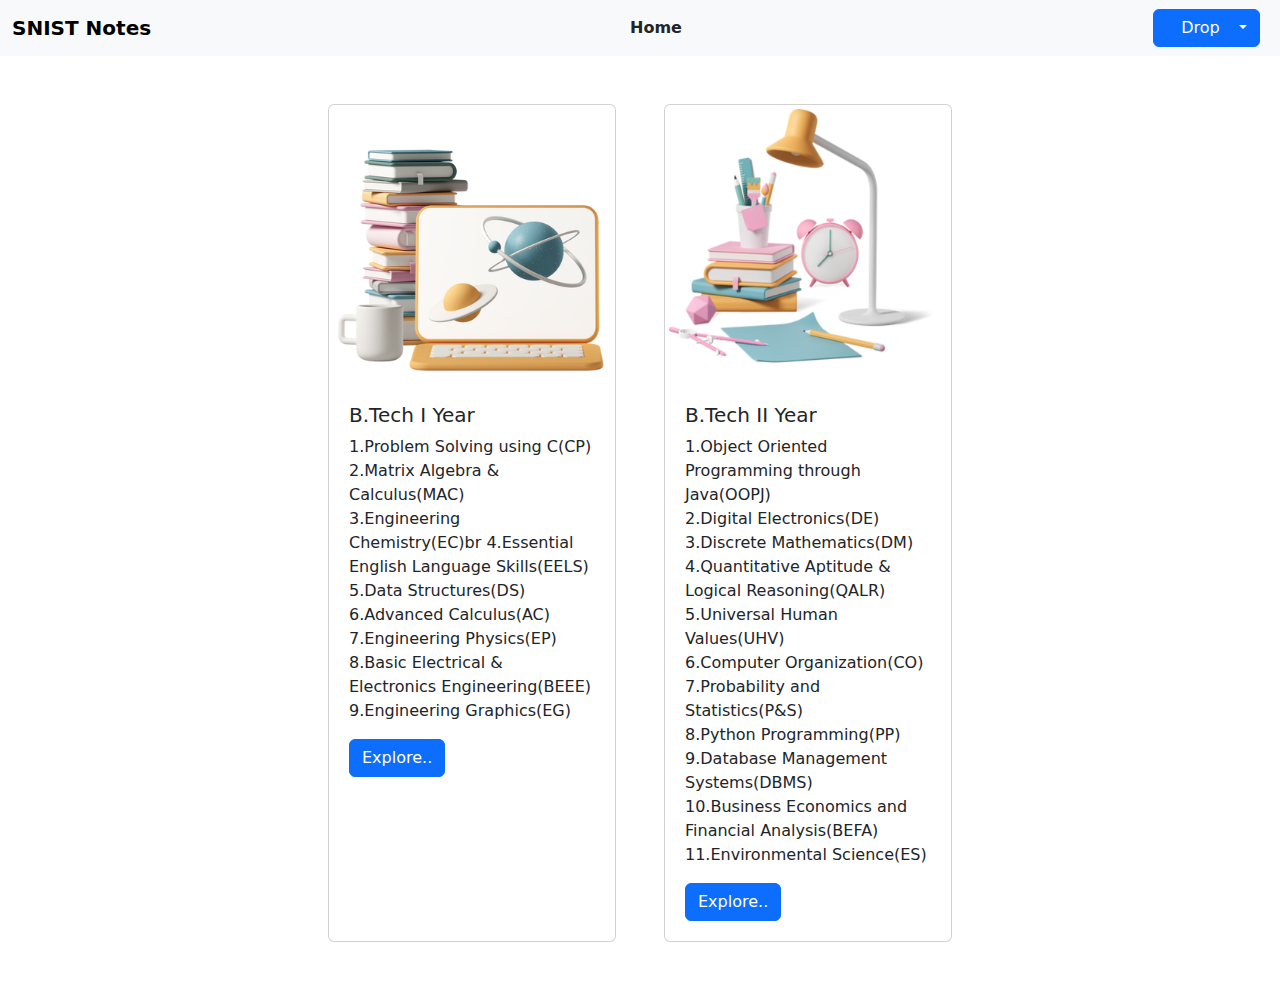
<file: index.html>
<!DOCTYPE html>
<html lang="en">
<head>
    <meta charset="UTF-8">
    <meta name="viewport" content="width=device-width, initial-scale=1.0">
    <title>Welcome - Notes</title>
    <link rel="icon" href="requirements/images/owner-pic.jpg" />
</head>
<link href="https://cdn.jsdelivr.net/npm/bootstrap@5.3.3/dist/css/bootstrap.min.css" rel="stylesheet" integrity="sha384-QWTKZyjpPEjISv5WaRU9OFeRpok6YctnYmDr5pNlyT2bRjXh0JMhjY6hW+ALEwIH" crossorigin="anonymous">
<body>



    <!-- navbar -->
    <nav class="navbar navbar-expand-lg bg-body-tertiary">
        <div class="container-fluid">
          <a class="navbar-brand fw-bolder" href="#" >SNIST Notes</a>
          <a class="nav-link active fw-bold" aria-current="page" href="#">Home</a>
          
          <div class="dropdown">
            <button class="btn btn-primary dropdown-toggle mx-2" type="button" data-bs-toggle="dropdown" aria-expanded="false">
              &nbsp;&nbsp; Drop &nbsp;
            </button>
            <ul class="dropdown-menu">
              <li><a class="dropdown-item" href="requirements/year_1/sem_1_1/one_one.html">Sem I</a></li>
              <li><a class="dropdown-item" href="requirements/year_1/sem_1_2/one_two.html">Sem II</a></li>
              <li><a class="dropdown-item" href="requirements/year_2/sem_2_1/two_one.html">Sem III</a></li>
              <li><a class="dropdown-item" href="requirements/year_2/sem_2_2/two_two.html">Sem IV</a></li>
            </ul>
          </div>
        </div>

    </nav>

    <div class="d-flex flex-wrap mx-2 my-4 justify-content-center">
        <div class="card mx-4 my-4 p-1" style="width: 18rem;">
            <img src="requirements/images/year_1.png" class="card-img-top" alt="...">
            <div class="card-body">
              <h5 class="card-title">B.Tech I Year</h5>
              <p>
                1.Problem Solving using C(CP) <br>
                2.Matrix Algebra & Calculus(MAC) <br>
                3.Engineering Chemistry(EC)br
                4.Essential English Language Skills(EELS)<br>
                5.Data Structures(DS) <br> 
                6.Advanced Calculus(AC) <br> 
                7.Engineering Physics(EP) <br> 
                8.Basic Electrical & Electronics Engineering(BEEE) <br> 
                9.Engineering Graphics(EG) <br> </p>
              <a href="requirements/year_1/one.html" class="btn btn-primary">Explore..</a>
            </div>
        </div>
        <div class="card mx-4 my-4 p-1" style="width: 18rem;">
            <img src="requirements/images/year_2.png" class="card-img-top" alt="...">
            <div class="card-body">
              <h5 class="card-title">B.Tech II Year</h5>
             <p>
              1.Object Oriented Programming through Java(OOPJ) <br>
              2.Digital Electronics(DE) <br>
              3.Discrete Mathematics(DM) <br>
              4.Quantitative Aptitude & Logical Reasoning(QALR) <br>
              5.Universal Human Values(UHV) <br>
              6.Computer Organization(CO) <br>
              7.Probability and Statistics(P&S) <br>
              8.Python Programming(PP) <br>
              9.Database Management Systems(DBMS) <br>
              10.Business Economics and Financial Analysis(BEFA) <br>
              11.Environmental Science(ES) <br>
             </p>
              <a href="requirements/year_2/two.html" class="btn btn-primary">Explore..</a>
            </div>
        </div>
    </div>
</body>
<script src="https://cdn.jsdelivr.net/npm/bootstrap@5.3.3/dist/js/bootstrap.bundle.min.js" integrity="sha384-YvpcrYf0tY3lHB60NNkmXc5s9fDVZLESaAA55NDzOxhy9GkcIdslK1eN7N6jIeHz" crossorigin="anonymous"></script>
</html>
</file>
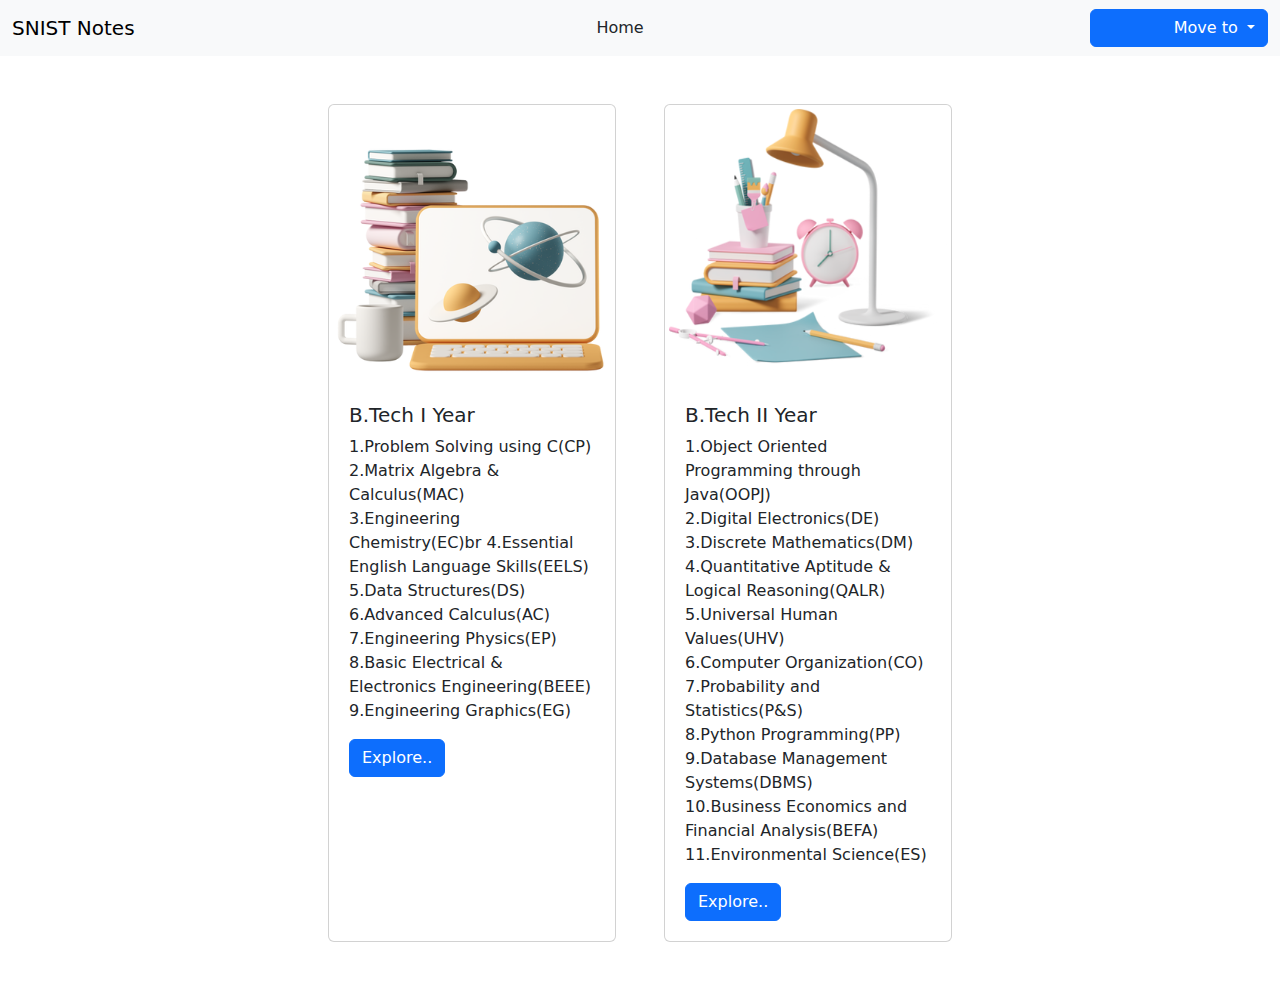
<file: notes_site/index.html>
<!DOCTYPE html>
<html lang="en">
<head>
    <meta charset="UTF-8">
    <meta name="viewport" content="width=device-width, initial-scale=1.0">
    <title>Welcome - Notes</title>
</head>
<link href="https://cdn.jsdelivr.net/npm/bootstrap@5.3.3/dist/css/bootstrap.min.css" rel="stylesheet" integrity="sha384-QWTKZyjpPEjISv5WaRU9OFeRpok6YctnYmDr5pNlyT2bRjXh0JMhjY6hW+ALEwIH" crossorigin="anonymous">
<body>



    <!-- navbar -->
    <nav class="navbar navbar-expand-lg bg-body-tertiary">
        <div class="container-fluid">
          <a class="navbar-brand" href="#">SNIST Notes</a>
          <a class="nav-link active" aria-current="page" href="#">Home</a>
          


          <div class="dropdown">
            <button class="btn btn-primary dropdown-toggle" type="button" data-bs-toggle="dropdown" aria-expanded="false">
              &nbsp; &nbsp; &nbsp; &nbsp; &nbsp; &nbsp;  &nbsp; Move to
            </button>
            <ul class="dropdown-menu">
              <li><a class="dropdown-item" href="requirements/year_1/sem_1_1/one_one.html">Sem I</a></li>
              <li><a class="dropdown-item" href="requirements/year_1/sem_1_2/one_two.html">Sem II</a></li>
              <li><a class="dropdown-item" href="requirements/year_2/sem_2_1/two_one.html">Sem III</a></li>
              <li><a class="dropdown-item" href="requirements/year_2/sem_2_2/two_two.html">Sem IV</a></li>
            </ul>
          </div>


        </div>
    </nav>

    <div class="d-flex flex-wrap mx-2 my-4 justify-content-center">
        <div class="card mx-4 my-4 p-1" style="width: 18rem;">
            <img src="requirements/images/year_1.png" class="card-img-top" alt="...">
            <div class="card-body">
              <h5 class="card-title">B.Tech I Year</h5>
              <p>
                1.Problem Solving using C(CP) <br>
                2.Matrix Algebra & Calculus(MAC) <br>
                3.Engineering Chemistry(EC)br
                4.Essential English Language Skills(EELS)<br>
                5.Data Structures(DS) <br> 
                6.Advanced Calculus(AC) <br> 
                7.Engineering Physics(EP) <br> 
                8.Basic Electrical & Electronics Engineering(BEEE) <br> 
                9.Engineering Graphics(EG) <br> </p>
              <a href="requirements/year_1/one.html" class="btn btn-primary">Explore..</a>
            </div>
        </div>
        <div class="card mx-4 my-4 p-1" style="width: 18rem;">
            <img src="requirements/images/year_2.png" class="card-img-top" alt="...">
            <div class="card-body">
              <h5 class="card-title">B.Tech II Year</h5>
             <p>
              1.Object Oriented Programming through Java(OOPJ) <br>
              2.Digital Electronics(DE) <br>
              3.Discrete Mathematics(DM) <br>
              4.Quantitative Aptitude & Logical Reasoning(QALR) <br>
              5.Universal Human Values(UHV) <br>
              6.Computer Organization(CO) <br>
              7.Probability and Statistics(P&S) <br>
              8.Python Programming(PP) <br>
              9.Database Management Systems(DBMS) <br>
              10.Business Economics and Financial Analysis(BEFA) <br>
              11.Environmental Science(ES) <br>
             </p>
              <a href="requirements/year_2/two.html" class="btn btn-primary">Explore..</a>
            </div>
        </div>
    </div>
</body>
<script src="https://cdn.jsdelivr.net/npm/bootstrap@5.3.3/dist/js/bootstrap.bundle.min.js" integrity="sha384-YvpcrYf0tY3lHB60NNkmXc5s9fDVZLESaAA55NDzOxhy9GkcIdslK1eN7N6jIeHz" crossorigin="anonymous"></script>
</html>
</file>
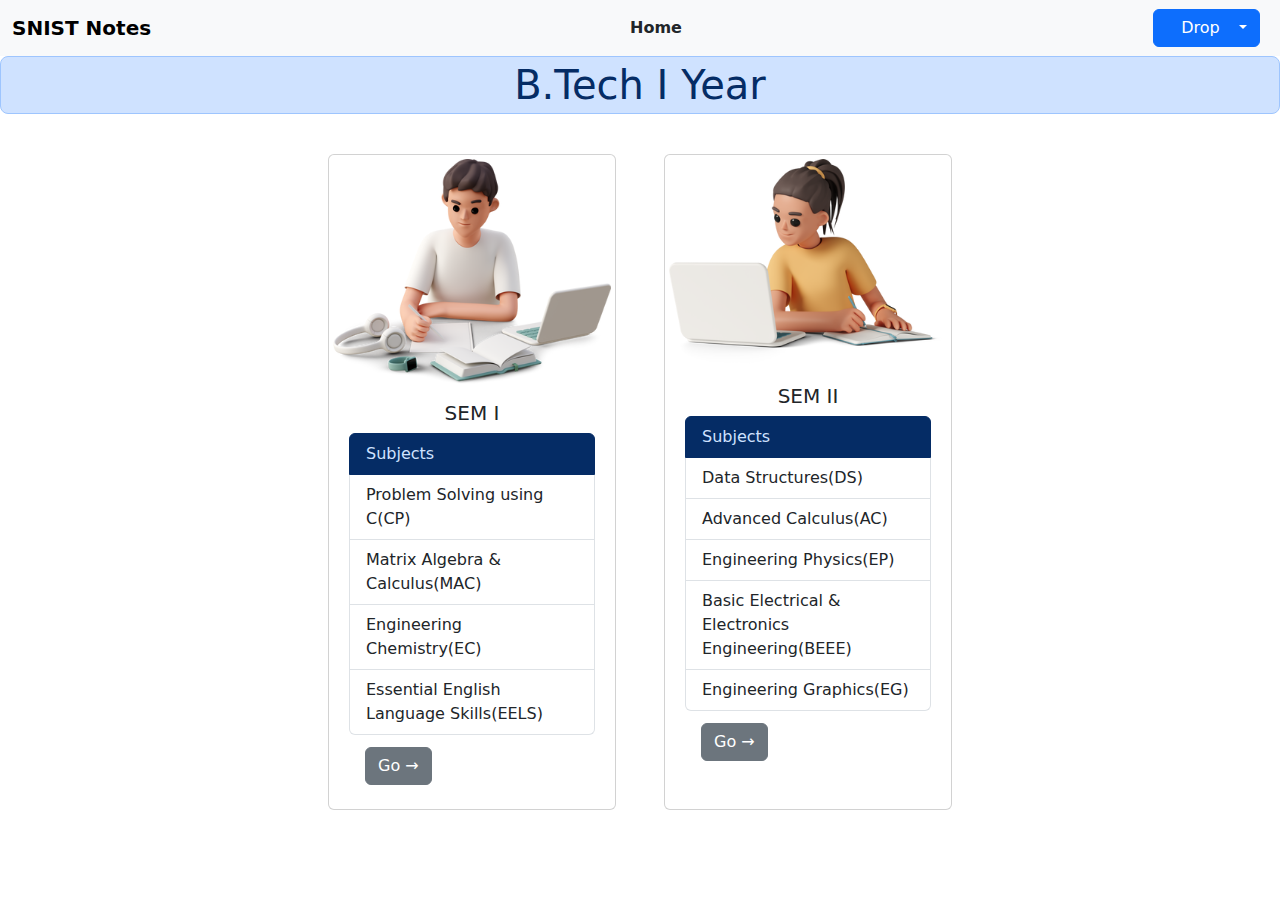
<file: requirements/year_1/one.html>
<!DOCTYPE html>
<html lang="en">
<head>
    <meta charset="UTF-8">
    <meta name="viewport" content="width=device-width, initial-scale=1.0">
    <title>Welcome - Notes</title>
    <link rel="icon" href="../images/owner-pic.jpg" />
</head>
<link href="https://cdn.jsdelivr.net/npm/bootstrap@5.3.3/dist/css/bootstrap.min.css" rel="stylesheet" integrity="sha384-QWTKZyjpPEjISv5WaRU9OFeRpok6YctnYmDr5pNlyT2bRjXh0JMhjY6hW+ALEwIH" crossorigin="anonymous">
<body>



    <!-- navbar -->
    <nav class="navbar navbar-expand-lg bg-body-tertiary">
        <div class="container-fluid">
          <a class="navbar-brand fw-bolder" href="#">SNIST Notes</a>
          <a class="nav-link active fw-bold" aria-current="page" href="../../index.html">Home</a>
          
          
          <div class="dropdown">
            <button class="btn btn-primary dropdown-toggle mx-2" type="button" data-bs-toggle="dropdown" aria-expanded="false">
              &nbsp;&nbsp; Drop &nbsp;
            </button>
            <ul class="dropdown-menu">
              <li><a class="dropdown-item" href="../../requirements/year_1/sem_1_1/one_one.html">Sem I</a></li>
              <li><a class="dropdown-item" href="../../requirements/year_1/sem_1_2/one_two.html">Sem II</a></li>
              <li><a class="dropdown-item" href="../../requirements/year_2/sem_2_1/two_one.html">Sem III</a></li>
              <li><a class="dropdown-item" href="../../requirements/year_2/sem_2_2/two_two.html">Sem IV</a></li>
            </ul>
          </div>
        </div>
          
    </nav>
    <h1 class="text-center p-1 text-primary-emphasis bg-primary-subtle border border-primary-subtle rounded-3">B.Tech I Year</h1>

    <div class="d-flex flex-wrap mx-4 my-3 justify-content-center">

        <div class="card mx-4 my-4 p-1" style="width: 18rem;">
            <img src="../../requirements/images/sem_2.png" class="card-img-top" alt="...">
            <div class="card-body">
              <h5 class="card-title mb-2 text-center">SEM I</h5>
              <ul class="list-group my-2">
                <li class="list-group-item active list-group-item-primary" aria-current="true">Subjects</li>
                <li class="list-group-item">Problem Solving using C(CP)</li>
                <li class="list-group-item">Matrix Algebra & Calculus(MAC)</li>
                <li class="list-group-item">Engineering Chemistry(EC)</li>
                <li class="list-group-item">Essential English Language Skills(EELS)</li>
              </ul>
              <a href="../../requirements/year_1/sem_1_1/one_one.html" class="btn btn-secondary  my-1 mx-3">Go &#8594;</a>
            </div>
        </div>

        <div class="card mx-4 my-4 p-1" style="width: 18rem;">
            <img src="../../requirements/images/sem_1.png" class="card-img-top" alt="...">
            <div class="card-body">
              <h5 class="card-title mb-2 text-center">SEM II</h5>
              <ul class="list-group my-2">
                <li class="list-group-item active list-group-item-primary" aria-current="true">Subjects</li>
                <li class="list-group-item">Data Structures(DS)</li>
                <li class="list-group-item">Advanced Calculus(AC)</li>
                <li class="list-group-item">Engineering Physics(EP)</li>
                <li class="list-group-item">Basic Electrical & Electronics Engineering(BEEE)</li>
                <li class="list-group-item">Engineering Graphics(EG)</li>
              </ul>
              <a href="../../requirements/year_1/sem_1_2/one_two.html" class="btn btn-secondary my-1 mx-3">Go &#8594;</a>
            </div>
        </div>
    </div>
</body>
<script src="https://cdn.jsdelivr.net/npm/bootstrap@5.3.3/dist/js/bootstrap.bundle.min.js" integrity="sha384-YvpcrYf0tY3lHB60NNkmXc5s9fDVZLESaAA55NDzOxhy9GkcIdslK1eN7N6jIeHz" crossorigin="anonymous"></script>
</html>
</file>
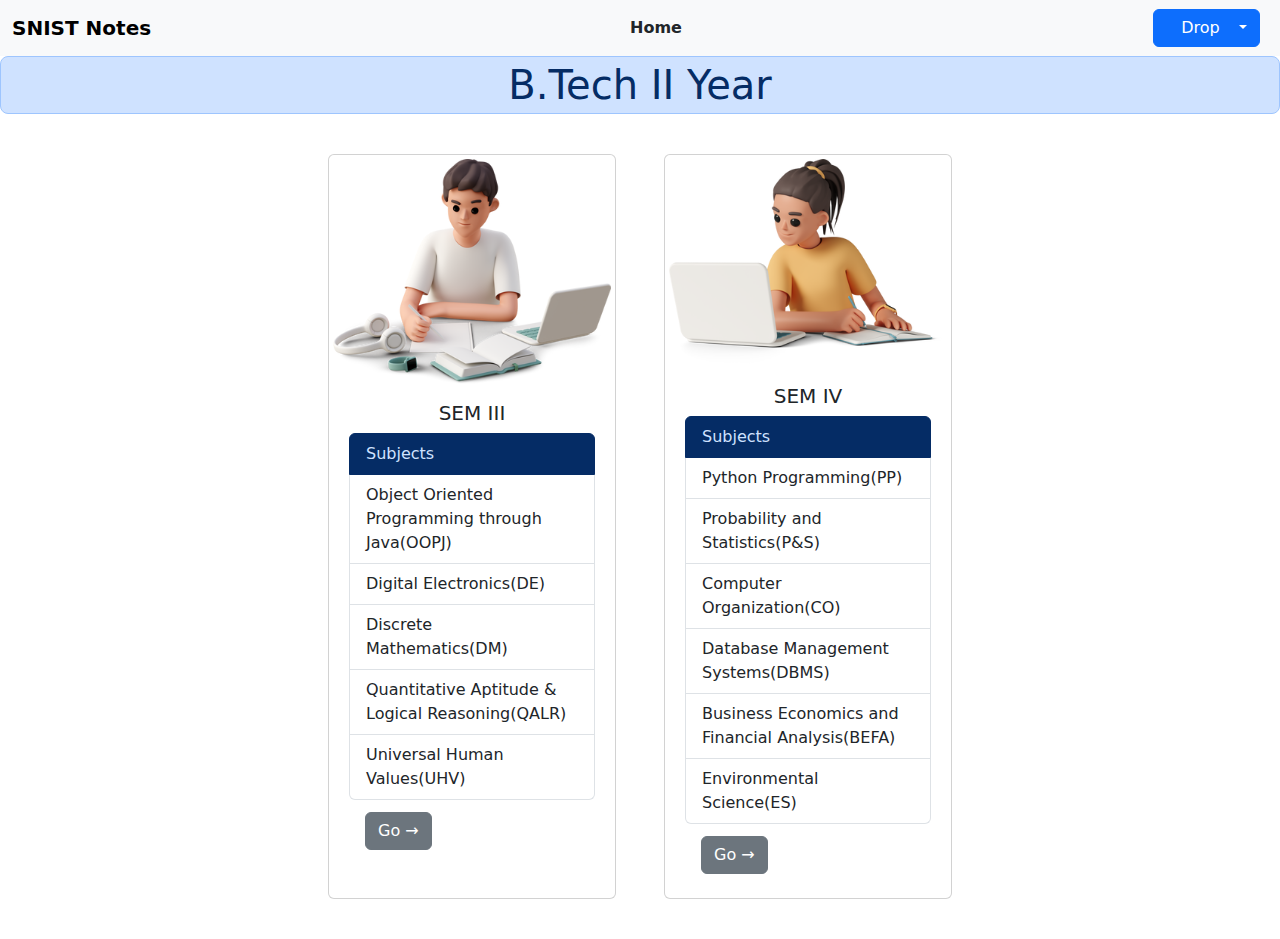
<file: requirements/year_2/two.html>
<!DOCTYPE html>
<html lang="en">
<head>
    <meta charset="UTF-8">
    <meta name="viewport" content="width=device-width, initial-scale=1.0">
    <title>Welcome - Notes</title>
    <link rel="icon" href="../images/owner-pic.jpg" />
</head>
<link href="https://cdn.jsdelivr.net/npm/bootstrap@5.3.3/dist/css/bootstrap.min.css" rel="stylesheet" integrity="sha384-QWTKZyjpPEjISv5WaRU9OFeRpok6YctnYmDr5pNlyT2bRjXh0JMhjY6hW+ALEwIH" crossorigin="anonymous">
<body>



    <!-- navbar -->
    <nav class="navbar navbar-expand-lg bg-body-tertiary">
        <div class="container-fluid">
          <a class="navbar-brand fw-bolder" href="#">SNIST Notes</a>
          <a class="nav-link active fw-bold" aria-current="page" href="../../index.html">Home</a>
          
          <div class="dropdown">
            <button class="btn btn-primary dropdown-toggle mx-2" type="button" data-bs-toggle="dropdown" aria-expanded="false">
              &nbsp;&nbsp; Drop &nbsp;
            </button>
            <ul class="dropdown-menu">
              <li><a class="dropdown-item" href="../../requirements/year_1/sem_1_1/one_one.html">Sem I</a></li>
              <li><a class="dropdown-item" href="../../requirements/year_1/sem_1_2/one_two.html">Sem II</a></li>
              <li><a class="dropdown-item" href="../../requirements/year_2/sem_2_1/two_one.html">Sem III</a></li>
              <li><a class="dropdown-item" href="../../requirements/year_2/sem_2_2/two_two.html">Sem IV</a></li>
            </ul>
          </div>
        </div>
    </nav>
    <h1 class="text-center p-1 text-primary-emphasis bg-primary-subtle border border-primary-subtle rounded-3">B.Tech II Year</h1>

    <div class="d-flex flex-wrap mx-4 my-3 justify-content-center">

        <div class="card mx-4 my-4 p-1" style="width: 18rem;">
            <img src="../../requirements/images/sem_2.png" class="card-img-top" alt="...">
            <div class="card-body">
              <h5 class="card-title mb-2 text-center">SEM III</h5>
              <ul class="list-group my-2">
                <li class="list-group-item active list-group-item-primary" aria-current="true">Subjects</li>
                <li class="list-group-item">Object Oriented Programming through Java(OOPJ)</li>
                <li class="list-group-item">Digital Electronics(DE)</li>
                <li class="list-group-item">Discrete Mathematics(DM)</li>
                <li class="list-group-item">Quantitative Aptitude & Logical Reasoning(QALR)</li>
                <li class="list-group-item">Universal Human Values(UHV)</li>
              </ul>
              <a href="../../requirements/year_2/sem_2_1/two_one.html" class="btn btn-secondary  my-1 mx-3">Go &#8594;</a>
            </div>
        </div>

        <div class="card mx-4 my-4 p-1" style="width: 18rem;">
            <img src="../../requirements/images/sem_1.png" class="card-img-top" alt="...">
            <div class="card-body">
              <h5 class="card-title mb-2 text-center">SEM IV</h5>
              <ul class="list-group my-2">
                <li class="list-group-item active list-group-item-primary" aria-current="true">Subjects</li>
                <li class="list-group-item">Python Programming(PP)</li>
                <li class="list-group-item">Probability and Statistics(P&S)</li>
                <li class="list-group-item">Computer Organization(CO)</li>
                <li class="list-group-item">Database Management Systems(DBMS)</li>
                <li class="list-group-item">Business Economics and Financial Analysis(BEFA)</li>
                <li class="list-group-item">Environmental Science(ES)</li>
              </ul>
              <a href="../../requirements/year_2/sem_2_2/two_two.html" class="btn btn-secondary my-1 mx-3">Go &#8594;</a>
            </div>
        </div>
    </div>
</body>
<script src="https://cdn.jsdelivr.net/npm/bootstrap@5.3.3/dist/js/bootstrap.bundle.min.js" integrity="sha384-YvpcrYf0tY3lHB60NNkmXc5s9fDVZLESaAA55NDzOxhy9GkcIdslK1eN7N6jIeHz" crossorigin="anonymous"></script>
</html>
</file>
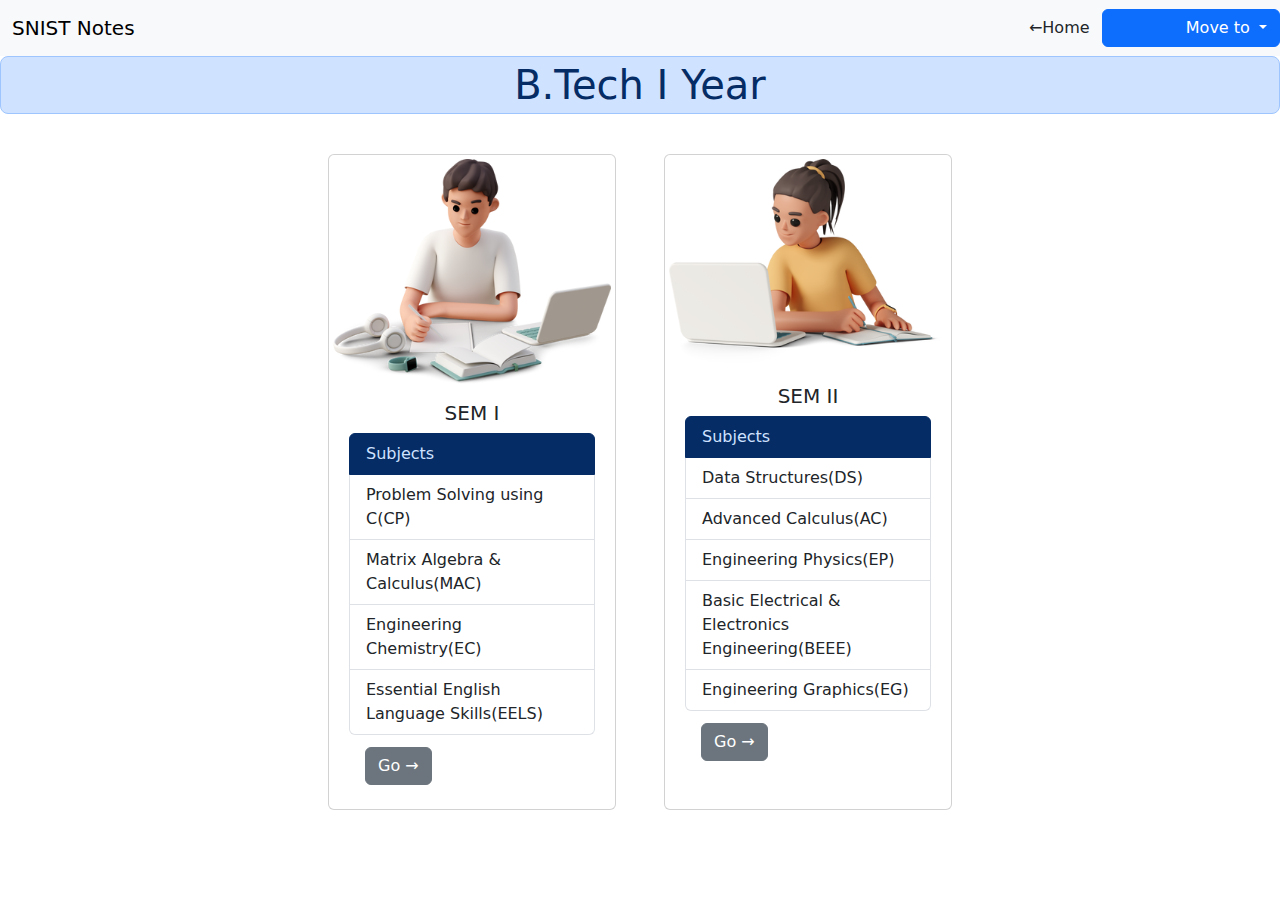
<file: notes_site/requirements/year_1/one.html>
<!DOCTYPE html>
<html lang="en">
<head>
    <meta charset="UTF-8">
    <meta name="viewport" content="width=device-width, initial-scale=1.0">
    <title>Welcome - Notes</title>
</head>
<link href="https://cdn.jsdelivr.net/npm/bootstrap@5.3.3/dist/css/bootstrap.min.css" rel="stylesheet" integrity="sha384-QWTKZyjpPEjISv5WaRU9OFeRpok6YctnYmDr5pNlyT2bRjXh0JMhjY6hW+ALEwIH" crossorigin="anonymous">
<body>



    <!-- navbar -->
    <nav class="navbar navbar-expand-lg bg-body-tertiary">
        <div class="container-fluid">
          <a class="navbar-brand" href="#">SNIST Notes</a>
          <a class="nav-link active" aria-current="page" href="../../index.html">&#8592;Home</a>
        </div>


        <div class="dropdown">
          <button class="btn btn-primary dropdown-toggle" type="button" data-bs-toggle="dropdown" aria-expanded="false">
            &nbsp; &nbsp; &nbsp; &nbsp; &nbsp; &nbsp;  &nbsp; Move to
          </button>
          <ul class="dropdown-menu">
            <li><a class="dropdown-item" href="../../requirements/year_1/sem_1_1/one_one.html">Sem I</a></li>
            <li><a class="dropdown-item" href="../../requirements/year_1/sem_1_2/one_two.html">Sem II</a></li>
            <li><a class="dropdown-item" href="../../requirements/year_2/sem_2_1/two_one.html">Sem III</a></li>
            <li><a class="dropdown-item" href="../../requirements/year_2/sem_2_2/two_two.html">Sem IV</a></li>
          </ul>
        </div>

    </nav>
    <h1 class="text-center p-1 text-primary-emphasis bg-primary-subtle border border-primary-subtle rounded-3">B.Tech I Year</h1>

    <div class="d-flex flex-wrap mx-4 my-3 justify-content-center">

        <div class="card mx-4 my-4 p-1" style="width: 18rem;">
            <img src="../../requirements/images/sem_2.png" class="card-img-top" alt="...">
            <div class="card-body">
              <h5 class="card-title mb-2 text-center">SEM I</h5>
              <ul class="list-group my-2">
                <li class="list-group-item active list-group-item-primary" aria-current="true">Subjects</li>
                <li class="list-group-item">Problem Solving using C(CP)</li>
                <li class="list-group-item">Matrix Algebra & Calculus(MAC)</li>
                <li class="list-group-item">Engineering Chemistry(EC)</li>
                <li class="list-group-item">Essential English Language Skills(EELS)</li>
              </ul>
              <a href="../../requirements/year_1/sem_1_1/one_one.html" class="btn btn-secondary  my-1 mx-3">Go &#8594;</a>
            </div>
        </div>

        <div class="card mx-4 my-4 p-1" style="width: 18rem;">
            <img src="../../requirements/images/sem_1.png" class="card-img-top" alt="...">
            <div class="card-body">
              <h5 class="card-title mb-2 text-center">SEM II</h5>
              <ul class="list-group my-2">
                <li class="list-group-item active list-group-item-primary" aria-current="true">Subjects</li>
                <li class="list-group-item">Data Structures(DS)</li>
                <li class="list-group-item">Advanced Calculus(AC)</li>
                <li class="list-group-item">Engineering Physics(EP)</li>
                <li class="list-group-item">Basic Electrical & Electronics Engineering(BEEE)</li>
                <li class="list-group-item">Engineering Graphics(EG)</li>
              </ul>
              <a href="../../requirements/year_1/sem_1_2/one_two.html" class="btn btn-secondary my-1 mx-3">Go &#8594;</a>
            </div>
        </div>
    </div>
</body>
<script src="https://cdn.jsdelivr.net/npm/bootstrap@5.3.3/dist/js/bootstrap.bundle.min.js" integrity="sha384-YvpcrYf0tY3lHB60NNkmXc5s9fDVZLESaAA55NDzOxhy9GkcIdslK1eN7N6jIeHz" crossorigin="anonymous"></script>
</html>
</file>
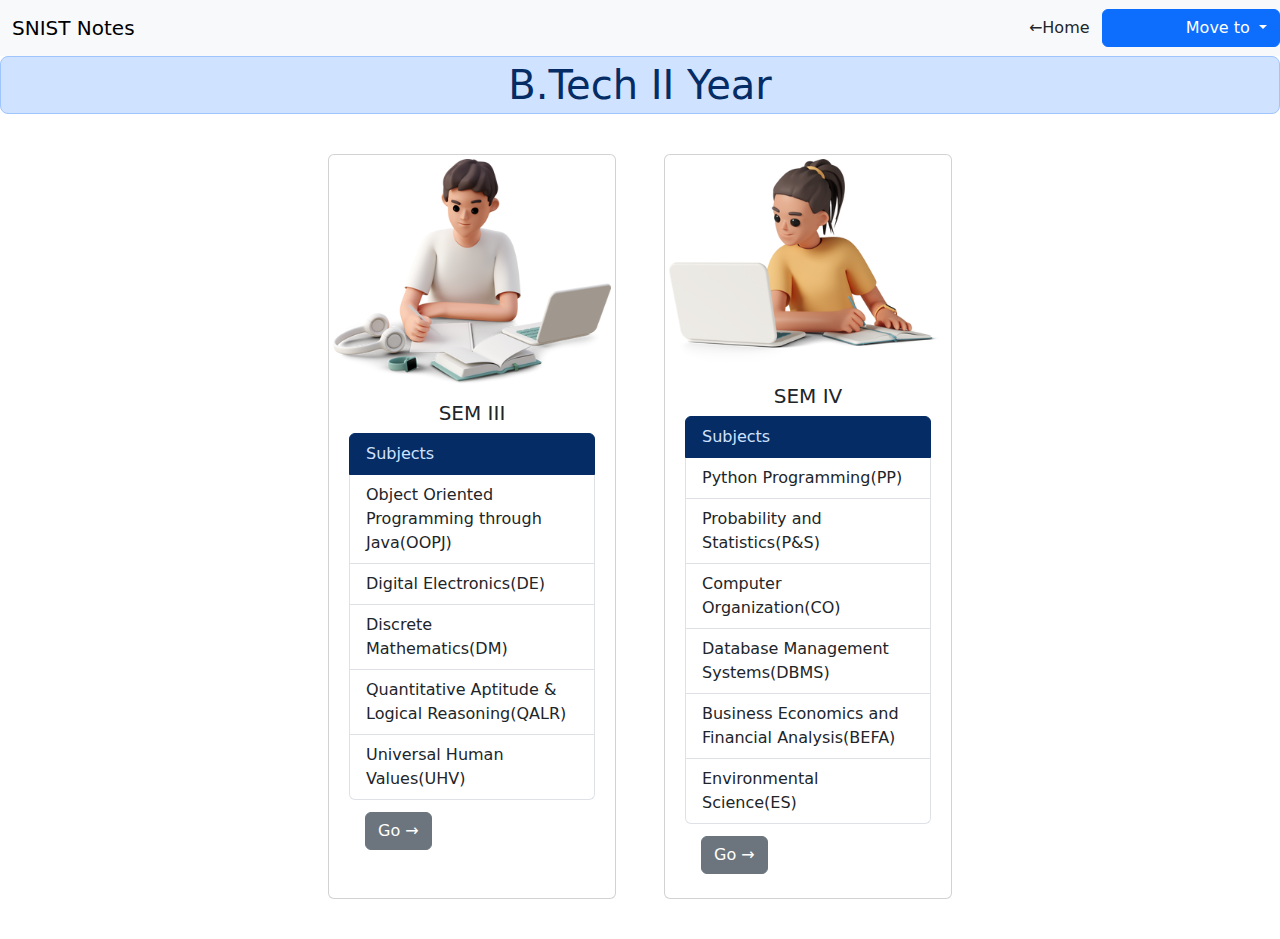
<file: notes_site/requirements/year_2/two.html>
<!DOCTYPE html>
<html lang="en">
<head>
    <meta charset="UTF-8">
    <meta name="viewport" content="width=device-width, initial-scale=1.0">
    <title>Welcome - Notes</title>
</head>
<link href="https://cdn.jsdelivr.net/npm/bootstrap@5.3.3/dist/css/bootstrap.min.css" rel="stylesheet" integrity="sha384-QWTKZyjpPEjISv5WaRU9OFeRpok6YctnYmDr5pNlyT2bRjXh0JMhjY6hW+ALEwIH" crossorigin="anonymous">
<body>



    <!-- navbar -->
    <nav class="navbar navbar-expand-lg bg-body-tertiary">
        <div class="container-fluid">
          <a class="navbar-brand" href="#">SNIST Notes</a>
          <a class="nav-link active" aria-current="page" href="../../index.html">&#8592;Home</a>
        </div>


        <div class="dropdown">
          <button class="btn btn-primary dropdown-toggle" type="button" data-bs-toggle="dropdown" aria-expanded="false">
            &nbsp; &nbsp; &nbsp; &nbsp; &nbsp; &nbsp;  &nbsp; Move to
          </button>
          <ul class="dropdown-menu">
            <li><a class="dropdown-item" href="../../requirements/year_1/sem_1_1/one_one.html">Sem I</a></li>
            <li><a class="dropdown-item" href="../../requirements/year_1/sem_1_2/one_two.html">Sem II</a></li>
            <li><a class="dropdown-item" href="../../requirements/year_2/sem_2_1/two_one.html">Sem III</a></li>
            <li><a class="dropdown-item" href="../../requirements/year_2/sem_2_2/two_two.html">Sem IV</a></li>
          </ul>
        </div>
    </nav>
    <h1 class="text-center p-1 text-primary-emphasis bg-primary-subtle border border-primary-subtle rounded-3">B.Tech II Year</h1>

    <div class="d-flex flex-wrap mx-4 my-3 justify-content-center">

        <div class="card mx-4 my-4 p-1" style="width: 18rem;">
            <img src="../../requirements/images/sem_2.png" class="card-img-top" alt="...">
            <div class="card-body">
              <h5 class="card-title mb-2 text-center">SEM III</h5>
              <ul class="list-group my-2">
                <li class="list-group-item active list-group-item-primary" aria-current="true">Subjects</li>
                <li class="list-group-item">Object Oriented Programming through Java(OOPJ)</li>
                <li class="list-group-item">Digital Electronics(DE)</li>
                <li class="list-group-item">Discrete Mathematics(DM)</li>
                <li class="list-group-item">Quantitative Aptitude & Logical Reasoning(QALR)</li>
                <li class="list-group-item">Universal Human Values(UHV)</li>
              </ul>
              <a href="../../requirements/year_2/sem_2_1/two_one.html" class="btn btn-secondary  my-1 mx-3">Go &#8594;</a>
            </div>
        </div>

        <div class="card mx-4 my-4 p-1" style="width: 18rem;">
            <img src="../../requirements/images/sem_1.png" class="card-img-top" alt="...">
            <div class="card-body">
              <h5 class="card-title mb-2 text-center">SEM IV</h5>
              <ul class="list-group my-2">
                <li class="list-group-item active list-group-item-primary" aria-current="true">Subjects</li>
                <li class="list-group-item">Python Programming(PP)</li>
                <li class="list-group-item">Probability and Statistics(P&S)</li>
                <li class="list-group-item">Computer Organization(CO)</li>
                <li class="list-group-item">Database Management Systems(DBMS)</li>
                <li class="list-group-item">Business Economics and Financial Analysis(BEFA)</li>
                <li class="list-group-item">Environmental Science(ES)</li>
              </ul>
              <a href="../../requirements/year_2/sem_2_2/two_two.html" class="btn btn-secondary my-1 mx-3">Go &#8594;</a>
            </div>
        </div>
    </div>
</body>
<script src="https://cdn.jsdelivr.net/npm/bootstrap@5.3.3/dist/js/bootstrap.bundle.min.js" integrity="sha384-YvpcrYf0tY3lHB60NNkmXc5s9fDVZLESaAA55NDzOxhy9GkcIdslK1eN7N6jIeHz" crossorigin="anonymous"></script>
</html>
</file>
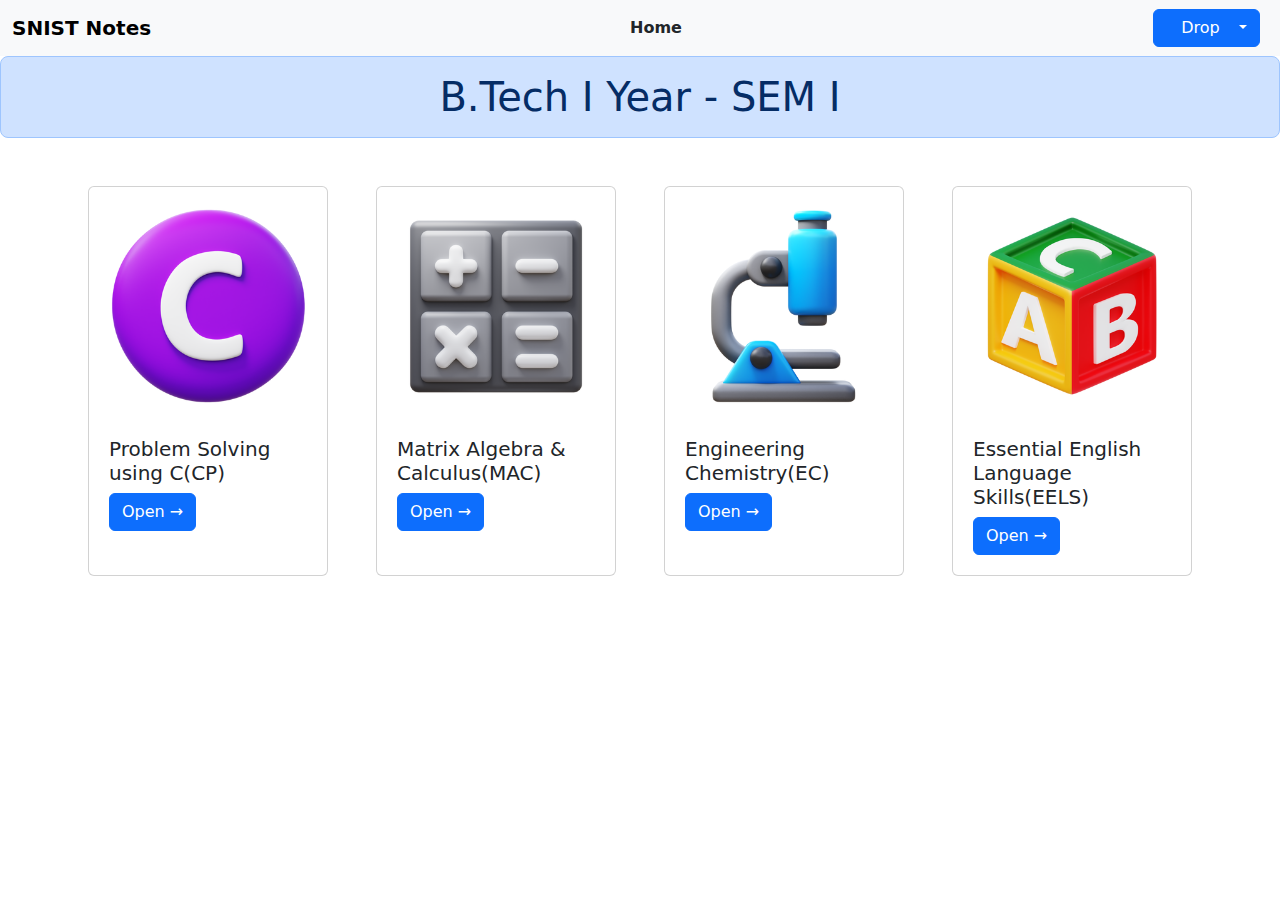
<file: requirements/year_1/sem_1_1/one_one.html>
<!DOCTYPE html>
<html lang="en">
<head>
    <meta charset="UTF-8">
    <meta name="viewport" content="width=device-width, initial-scale=1.0">
    <title>Welcome - Notes</title>
    <link rel="icon" href="../../images/owner-pic.jpg" />
</head>
<link href="https://cdn.jsdelivr.net/npm/bootstrap@5.3.3/dist/css/bootstrap.min.css" rel="stylesheet" integrity="sha384-QWTKZyjpPEjISv5WaRU9OFeRpok6YctnYmDr5pNlyT2bRjXh0JMhjY6hW+ALEwIH" crossorigin="anonymous">
<body>



    <!-- navbar -->
    <nav class="navbar navbar-expand-lg bg-body-tertiary">
        <div class="container-fluid">
          <a class="navbar-brand fw-bolder" href="#">SNIST Notes</a>
          <a class="nav-link active fw-bold" aria-current="page" href="../../../index.html">Home</a>
          
          
          <div class="dropdown">
            <button class="btn btn-primary dropdown-toggle mx-2" type="button" data-bs-toggle="dropdown" aria-expanded="false">
              &nbsp;&nbsp; Drop &nbsp;
            </button>
            <ul class="dropdown-menu">
              <li><a class="dropdown-item" href="../../../requirements/year_1/sem_1_1/one_one.html">Sem I</a></li>
              <li><a class="dropdown-item" href="../../../requirements/year_1/sem_1_2/one_two.html">Sem II</a></li>
              <li><a class="dropdown-item" href="../../../requirements/year_2/sem_2_1/two_one.html">Sem III</a></li>
              <li><a class="dropdown-item" href="../../../requirements/year_2/sem_2_2/two_two.html">Sem IV</a></li>
            </ul>
          </div>
        </div>
    </nav>
    
    <h1 class="text-center p-3 text-primary-emphasis bg-primary-subtle border border-primary-subtle rounded-3">B.Tech I Year - SEM I</h1>

    <div class="d-flex flex-wrap mx-4 my-4 justify-content-center">

        <div class="card mx-4 my-4 p-1" style="width: 15rem;">
            <img src="../../../requirements/images/c.png" class="card-img-top" alt="...">
            <div class="card-body">
              <h5 class="card-title">Problem Solving using C(CP)</h5>
              <!-- <p class="card-text">Some quick example text to build on the card title and make up the bulk of the card's content.</p> -->
              <a href="https://drive.google.com/drive/folders/1yh3EGFeUXpFhQxhbfDqfOnHXhf4OiCbE?usp=drive_link" target="_blank"   class="btn btn-primary">Open &#8594</a>
            </div>
        </div>

        <div class="card mx-4 my-4 p-1" style="width: 15rem;">
            <img src="../../../requirements/images/math.png" class="card-img-top" alt="...">
            <div class="card-body">
              <h5 class="card-title">Matrix Algebra & Calculus(MAC)</h5>
              <!-- <p class="card-text">Some quick example text to build on the card title and make up the bulk of the card's content.</p> -->
              <a href="https://drive.google.com/drive/folders/1y-PjhBE35ZxeITOA524uC1ZsYgGYvUAG?usp=drive_link" target="_blank"   class="btn btn-primary">Open &#8594</a>
            </div>
        </div>

        <div class="card mx-4 my-4 p-1" style="width: 15rem;">
            <img src="../../../requirements/images/chem.png" class="card-img-top" alt="...">
            <div class="card-body">
              <h5 class="card-title">Engineering Chemistry(EC)</h5>
              <!-- <p class="card-text">Some quick example text to build on the card title and make up the bulk of the card's content.</p> -->
              <a href="https://drive.google.com/drive/folders/1xkdE09g_qk-seBnyi1svC4dh8JW4QNkZ?usp=drive_link"  target="_blank"  class="btn btn-primary">Open &#8594</a>
            </div>
        </div>

        <div class="card mx-4 my-4 p-1" style="width: 15rem;">
            <img src="../../../requirements/images/eng.png" class="card-img-top" alt="...">
            <div class="card-body">
              <h5 class="card-title">Essential English Language Skills(EELS)</h5>
              <!-- <p class="card-text">Some quick example text to build on the card title and make up the bulk of the card's content.</p> -->
              <a href="https://drive.google.com/drive/folders/1zWri6S8Std_HNiiuc-2imYrAf8V0VPW3?usp=drive_link"  target="_blank"  class="btn btn-primary">Open &#8594</a>
            </div>
        </div>

    </div>
</body>
<script src="https://cdn.jsdelivr.net/npm/bootstrap@5.3.3/dist/js/bootstrap.bundle.min.js" integrity="sha384-YvpcrYf0tY3lHB60NNkmXc5s9fDVZLESaAA55NDzOxhy9GkcIdslK1eN7N6jIeHz" crossorigin="anonymous"></script>
</html>
</file>
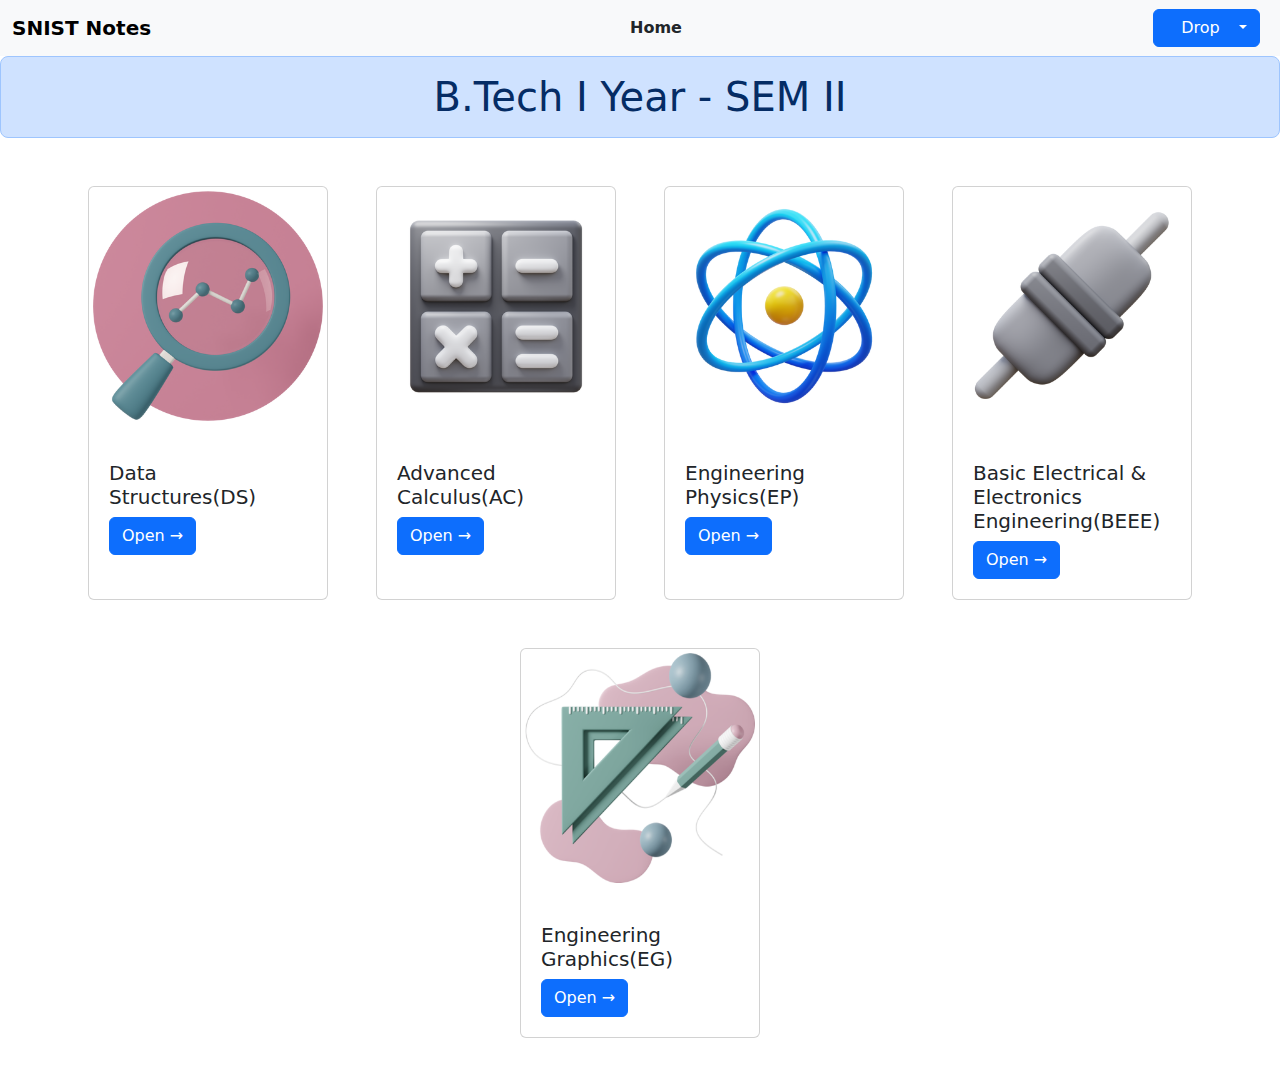
<file: requirements/year_1/sem_1_2/one_two.html>
<!DOCTYPE html>
<html lang="en">
<head>
    <meta charset="UTF-8">
    <meta name="viewport" content="width=device-width, initial-scale=1.0">
    <title>Welcome - Notes</title>
    <link rel="icon" href="../../images/owner-pic.jpg" />
</head>
<link href="https://cdn.jsdelivr.net/npm/bootstrap@5.3.3/dist/css/bootstrap.min.css" rel="stylesheet" integrity="sha384-QWTKZyjpPEjISv5WaRU9OFeRpok6YctnYmDr5pNlyT2bRjXh0JMhjY6hW+ALEwIH" crossorigin="anonymous">
<body>



    <!-- navbar -->
    <nav class="navbar navbar-expand-lg bg-body-tertiary">
        <div class="container-fluid">
          <a class="navbar-brand fw-bolder" href="#">SNIST Notes</a>
          <a class="nav-link active fw-bold" aria-current="page" href="../../../index.html">Home</a>
          
          
          
          <div class="dropdown">
            <button class="btn btn-primary dropdown-toggle mx-2" type="button" data-bs-toggle="dropdown" aria-expanded="false">
              &nbsp;&nbsp; Drop &nbsp;
            </button>
            <ul class="dropdown-menu">
              <li><a class="dropdown-item" href="../../../requirements/year_1/sem_1_1/one_one.html">Sem I</a></li>
              <li><a class="dropdown-item" href="../../../requirements/year_1/sem_1_2/one_two.html">Sem II</a></li>
              <li><a class="dropdown-item" href="../../../requirements/year_2/sem_2_1/two_one.html">Sem III</a></li>
              <li><a class="dropdown-item" href="../../../requirements/year_2/sem_2_2/two_two.html">Sem IV</a></li>
            </ul>
          </div>
        </div>
    </nav>
    <h1 class="text-center p-3 text-primary-emphasis bg-primary-subtle border border-primary-subtle rounded-3">B.Tech I Year - SEM II</h1>

    <div class="d-flex flex-wrap mx-4 my-4 justify-content-center">

        <div class="card mx-4 my-4 p-1" style="width: 15rem;">
            <img src="../../../requirements/images/data_struc.png" class="card-img-top object-fit-contain" alt="...">
            <div class="card-body mt-4">
              <h5 class="card-title">Data Structures(DS)</h5>
              <!-- <p class="card-text">Some quick example text to build on the card title and make up the bulk of the card's content.</p> -->
              <a href="https://drive.google.com/drive/folders/1wTZAdQAX3MfgHFuaTuAtntEqxdIu2JNe?usp=drive_link" target="_blank" class="btn btn-primary">Open &#8594</a>
            </div>
        </div>

        <div class="card mx-4 my-4 p-1" style="width: 15rem;">
            <img src="../../../requirements/images/math.png" class="card-img-top object-fit-contain" alt="...">
            <div class="card-body mt-4">
              <h5 class="card-title">Advanced Calculus(AC)</h5>
              <!-- <p class="card-text">Some quick example text to build on the card title and make up the bulk of the card's content.</p> -->
              <a href="https://drive.google.com/drive/folders/16SCp4F4nkPnWRBIVL22No-GJERZ8uJj4?usp=drive_link" target="_blank" class="btn btn-primary">Open &#8594</a>
            </div>
        </div>

        <div class="card mx-4 my-4 p-1" style="width: 15rem;">
            <img src="../../../requirements/images/phy.png" class="card-img-top object-fit-contain" alt="...">
            <div class="card-body mt-4">
              <h5 class="card-title">Engineering Physics(EP)</h5>
              <!-- <p class="card-text">Some quick example text to build on the card title and make up the bulk of the card's content.</p> -->
              <a href="https://drive.google.com/drive/folders/1uiWEPADlyTEljzaf158xJGFdG78U9FUn?usp=drive_link" target="_blank" class="btn btn-primary">Open &#8594</a>
            </div>
        </div>

        <div class="card mx-4 my-4 p-1" style="width: 15rem;">
            <img src="../../../requirements/images/elec.png" class="card-img-top object-fit-contain" alt="...">
            <div class="card-body mt-4">
              <h5 class="card-title">Basic Electrical & Electronics Engineering(BEEE)</h5>
              <!-- <p class="card-text">Some quick example text to build on the card title and make up the bulk of the card's content.</p> -->
              <a href="https://drive.google.com/drive/folders/1vkvzMtFPM4mNKYzERbCHp02b12rygWa2?usp=drive_link" target="_blank" class="btn btn-primary">Open &#8594</a>
            </div>
        </div>

        <div class="card mx-4 my-4 p-1" style="width: 15rem;">
            <img src="../../../requirements/images/draw.png" class="card-img-top object-fit-contain" alt="...">
            <div class="card-body mt-4">
              <h5 class="card-title">Engineering Graphics(EG)</h5>
              <!-- <p class="card-text">Some quick example text to build on the card title and make up the bulk of the card's content.</p> -->
              <a href="https://drive.google.com/drive/folders/1VOqUsfVYpbvg3bDjP4FaiW-DvkKyVWHH?usp=drive_link" target="_blank" class="btn btn-primary">Open &#8594</a>
            </div>
        </div>

    </div>
</body>
<script src="https://cdn.jsdelivr.net/npm/bootstrap@5.3.3/dist/js/bootstrap.bundle.min.js" integrity="sha384-YvpcrYf0tY3lHB60NNkmXc5s9fDVZLESaAA55NDzOxhy9GkcIdslK1eN7N6jIeHz" crossorigin="anonymous"></script>
</html>
</file>
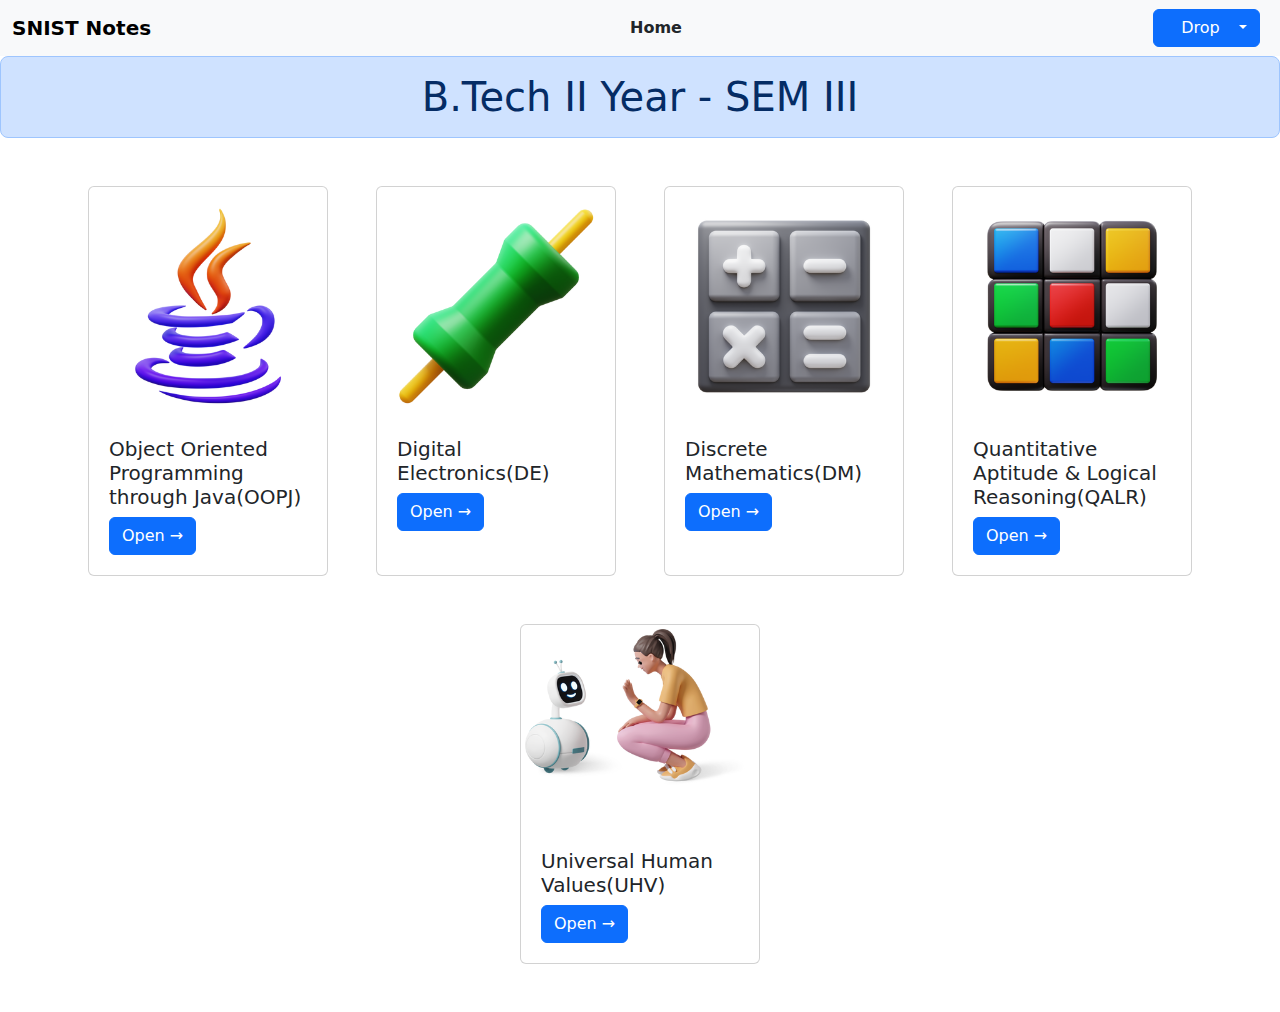
<file: requirements/year_2/sem_2_1/two_one.html>
<!DOCTYPE html>
<html lang="en">
<head>
    <meta charset="UTF-8">
    <meta name="viewport" content="width=device-width, initial-scale=1.0">
    <title>Welcome - Notes</title>
    <link rel="icon" href="../../images/owner-pic.jpg" />
</head>
<link href="https://cdn.jsdelivr.net/npm/bootstrap@5.3.3/dist/css/bootstrap.min.css" rel="stylesheet" integrity="sha384-QWTKZyjpPEjISv5WaRU9OFeRpok6YctnYmDr5pNlyT2bRjXh0JMhjY6hW+ALEwIH" crossorigin="anonymous">
<body>



    <!-- navbar -->
    <nav class="navbar navbar-expand-lg bg-body-tertiary">
        <div class="container-fluid">
          <a class="navbar-brand fw-bolder" href="#">SNIST Notes</a>
          <a class="nav-link active fw-bold" aria-current="page" href="../../../index.html">Home</a>
          
          
          


          <div class="dropdown">
          <button class="btn btn-primary dropdown-toggle mx-2" type="button" data-bs-toggle="dropdown" aria-expanded="false">
            &nbsp;&nbsp; Drop &nbsp;
          </button>
          <ul class="dropdown-menu">
            <li><a class="dropdown-item" href="../../../requirements/year_1/sem_1_1/one_one.html">Sem I</a></li>
            <li><a class="dropdown-item" href="../../../requirements/year_1/sem_1_2/one_two.html">Sem II</a></li>
            <li><a class="dropdown-item" href="../../../requirements/year_2/sem_2_1/two_one.html">Sem III</a></li>
            <li><a class="dropdown-item" href="../../../requirements/year_2/sem_2_2/two_two.html">Sem IV</a></li>
          </ul>
        </div>
        </div>
    </nav>
    
    <h1 class="text-center p-3 text-primary-emphasis bg-primary-subtle border border-primary-subtle rounded-3">B.Tech II Year - SEM III</h1>

    <div class="d-flex flex-wrap mx-4 my-4 justify-content-center">

        <div class="card mx-4 my-4 p-1" style="width: 15rem;">
            <img src="../../../requirements/images/java.png" class="card-img-top" alt="...">
            <div class="card-body">
              <h5 class="card-title">Object Oriented Programming through Java(OOPJ)</h5>
              <!-- <p class="card-text">Some quick example text to build on the card title and make up the bulk of the card's content.</p> -->
              <a href="https://drive.google.com/drive/folders/10hVxKOI1M7E4Tw9BxY-WF4L4AN5KHI5B?usp=drive_link" target="_blank"   class="btn btn-primary">Open &#8594</a>
            </div>
        </div>

        <div class="card mx-4 my-4 p-1" style="width: 15rem;">
            <img src="../../../requirements/images/de.png" class="card-img-top" alt="...">
            <div class="card-body">
              <h5 class="card-title">Digital Electronics(DE)</h5>
              <!-- <p class="card-text">Some quick example text to build on the card title and make up the bulk of the card's content.</p> -->
              <a href="https://drive.google.com/drive/folders/10fp935rQS5AivwKKfkSIS_3QrTSSGw-j?usp=drive_link" target="_blank"   class="btn btn-primary">Open &#8594</a>
            </div>
        </div>

        <div class="card mx-4 my-4 p-1" style="width: 15rem;">
            <img src="../../../requirements/images/math.png" class="card-img-top" alt="...">
            <div class="card-body">
              <h5 class="card-title">Discrete Mathematics(DM)</h5>
              <!-- <p class="card-text">Some quick example text to build on the card title and make up the bulk of the card's content.</p> -->
              <a href="https://drive.google.com/drive/folders/10fySbtjphbU_1Thsrtd4uRqSc4LEygmZ?usp=drive_link"  target="_blank"  class="btn btn-primary">Open &#8594</a>
            </div>
        </div>

        <div class="card mx-4 my-4 p-1" style="width: 15rem;">
            <img src="../../../requirements/images/qalr.png" class="card-img-top" alt="...">
            <div class="card-body">
              <h5 class="card-title">Quantitative Aptitude & Logical Reasoning(QALR)</h5>
              <!-- <p class="card-text">Some quick example text to build on the card title and make up the bulk of the card's content.</p> -->
              <a href="https://drive.google.com/drive/folders/10iM7D1XViAnDmuAGzwvMo9AmyT0A8XeQ?usp=drive_link"  target="_blank"  class="btn btn-primary">Open &#8594</a>
            </div>
        </div>

        <div class="card mx-4 my-4 p-1" style="width: 15rem;">
            <img src="../../../requirements/images/uhv.png" class="card-img-top" alt="...">
            <div class="card-body">
              <h5 class="card-title">Universal Human Values(UHV)</h5>
              <!-- <p class="card-text">Some quick example text to build on the card title and make up the bulk of the card's content.</p> -->
              <a href="https://drive.google.com/drive/folders/10hc_S5N94hL0xsv4m439gxSwWFit5kwW?usp=drive_link"  target="_blank"  class="btn btn-primary">Open &#8594</a>
            </div>
        </div>

    </div>
</body>
<script src="https://cdn.jsdelivr.net/npm/bootstrap@5.3.3/dist/js/bootstrap.bundle.min.js" integrity="sha384-YvpcrYf0tY3lHB60NNkmXc5s9fDVZLESaAA55NDzOxhy9GkcIdslK1eN7N6jIeHz" crossorigin="anonymous"></script>
</html>
</file>
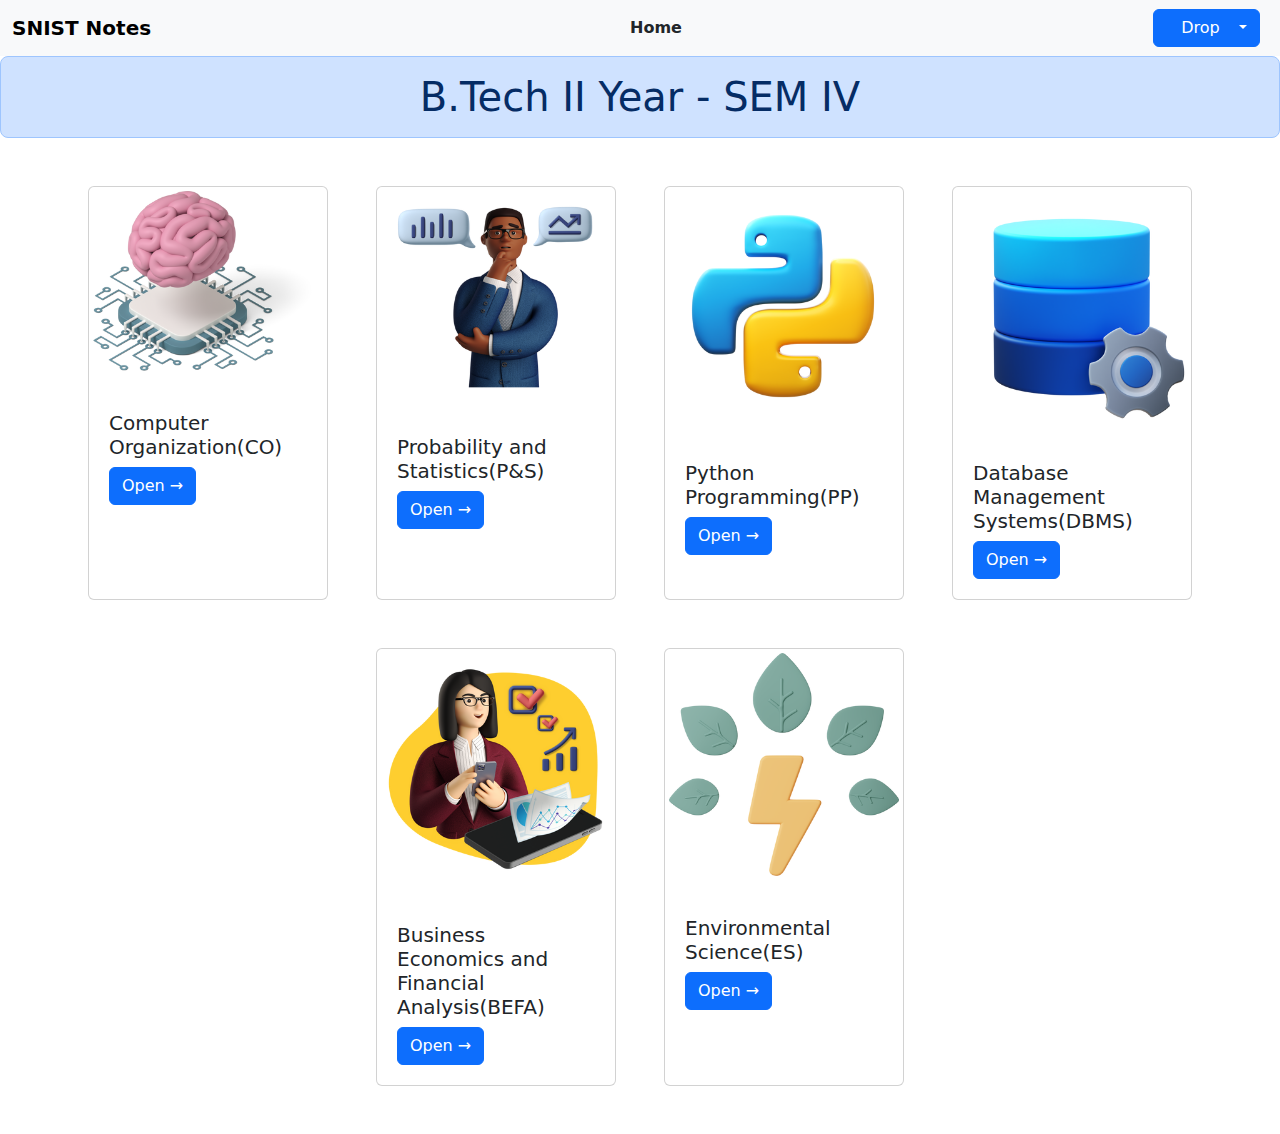
<file: requirements/year_2/sem_2_2/two_two.html>
<!DOCTYPE html>
<html lang="en">
<head>
    <meta charset="UTF-8">
    <meta name="viewport" content="width=device-width, initial-scale=1.0">
    <title>Welcome - Notes</title>
    <link rel="icon" href="../../images/owner-pic.jpg" />
</head>
<link href="https://cdn.jsdelivr.net/npm/bootstrap@5.3.3/dist/css/bootstrap.min.css" rel="stylesheet" integrity="sha384-QWTKZyjpPEjISv5WaRU9OFeRpok6YctnYmDr5pNlyT2bRjXh0JMhjY6hW+ALEwIH" crossorigin="anonymous">
<body>



    <!-- navbar -->
    <nav class="navbar navbar-expand-lg bg-body-tertiary">
        <div class="container-fluid">
          <a class="navbar-brand fw-bolder" href="#">SNIST Notes</a>
          <a class="nav-link active fw-bold" aria-current="page" href="../../../index.html">Home</a>
          
          
          
          
          <div class="dropdown">
            <button class="btn btn-primary dropdown-toggle mx-2" type="button" data-bs-toggle="dropdown" aria-expanded="false">
              &nbsp;&nbsp; Drop &nbsp;
            </button>
            <ul class="dropdown-menu">
              <li><a class="dropdown-item" href="../../../requirements/year_1/sem_1_1/one_one.html">Sem I</a></li>
              <li><a class="dropdown-item" href="../../../requirements/year_1/sem_1_2/one_two.html">Sem II</a></li>
              <li><a class="dropdown-item" href="../../../requirements/year_2/sem_2_1/two_one.html">Sem III</a></li>
              <li><a class="dropdown-item" href="../../../requirements/year_2/sem_2_2/two_two.html">Sem IV</a></li>
            </ul>
          </div>
        </div>
    </nav>
    <h1 class="text-center p-3 text-primary-emphasis bg-primary-subtle border border-primary-subtle rounded-3">B.Tech II Year - SEM IV</h1>

    <div class="d-flex flex-wrap mx-4 my-4 justify-content-center">

      <div class="card mx-4 my-4 p-1" style="width: 15rem;">
        <img src="../../../requirements/images/co.png" class="card-img-top object-fit-contain" alt="...">
        <div class="card-body mt-4">
          <h5 class="card-title">Computer Organization(CO)</h5>
          <!-- <p class="card-text">Some quick example text to build on the card title and make up the bulk of the card's content.</p> -->
          <a href="https://drive.google.com/drive/folders/1p2G8PTvtmcUXSm1ux9o-J4ZwvBymScXV?usp=drive_link" target="_blank" class="btn btn-primary">Open &#8594</a>
        </div>
    </div>

    <div class="card mx-4 my-4 p-1" style="width: 15rem;">
        <img src="../../../requirements/images/ps.png" class="card-img-top object-fit-contain" alt="...">
        <div class="card-body mt-4">
          <h5 class="card-title">Probability and Statistics(P&S)</h5>
          <!-- <p class="card-text">Some quick example text to build on the card title and make up the bulk of the card's content.</p> -->
          <a href="https://drive.google.com/drive/folders/1-LX8VMlsleTOAJH-kBeCE21fpseP9dnM?usp=drive_link" target="_blank" class="btn btn-primary">Open &#8594</a>
        </div>
    </div>
    
        <div class="card mx-4 my-4 p-1" style="width: 15rem;">
            <img src="../../../requirements/images/py.png" class="card-img-top object-fit-contain" alt="...">
            <div class="card-body mt-4">
              <h5 class="card-title">Python Programming(PP)</h5>
              <!-- <p class="card-text">Some quick example text to build on the card title and make up the bulk of the card's content.</p> -->
              <a href="https://drive.google.com/drive/folders/1kl0gsnYdwJqXmzqf1iTwToSdTGKtoc7k?usp=drive_link" target="_blank" class="btn btn-primary">Open &#8594</a>
            </div>
        </div>




        <div class="card mx-4 my-4 p-1" style="width: 15rem;">
            <img src="../../../requirements/images/dbms.png" class="card-img-top object-fit-contain" alt="...">
            <div class="card-body mt-4">
              <h5 class="card-title">Database Management Systems(DBMS)</h5>
              <!-- <p class="card-text">Some quick example text to build on the card title and make up the bulk of the card's content.</p> -->
              <a href="https://drive.google.com/drive/folders/1CAk6Aw_EDxtboJPxNdoFki08xrUCj9h6?usp=drive_link" target="_blank" class="btn btn-primary">Open &#8594</a>
            </div>
        </div>

        <div class="card mx-4 my-4 p-1" style="width: 15rem;">
            <img src="../../../requirements/images/befa.png" class="card-img-top object-fit-contain" alt="...">
            <div class="card-body mt-4">
              <h5 class="card-title">Business Economics and Financial Analysis(BEFA)</h5>
              <!-- <p class="card-text">Some quick example text to build on the card title and make up the bulk of the card's content.</p> -->
              <a href="https://drive.google.com/drive/folders/1kB5Yh6LXWTncqiXY05sc2X_LcSwfQmhy?usp=drive_link" target="_blank" class="btn btn-primary">Open &#8594</a>
            </div>
        </div>

        <div class="card mx-4 my-4 p-1" style="width: 15rem;">
            <img src="../../../requirements/images/es.png" class="card-img-top object-fit-contain" alt="...">
            <div class="card-body mt-4">
              <h5 class="card-title">Environmental Science(ES)</h5>
              <!-- <p class="card-text">Some quick example text to build on the card title and make up the bulk of the card's content.</p> -->
              <a href="https://drive.google.com/drive/folders/1TYu4Ny6sje2uJ1cvz1N5aTawF3zgs23H?usp=drive_link" target="_blank" class="btn btn-primary">Open &#8594</a>
            </div>
        </div>

    </div>
</body>
<script src="https://cdn.jsdelivr.net/npm/bootstrap@5.3.3/dist/js/bootstrap.bundle.min.js" integrity="sha384-YvpcrYf0tY3lHB60NNkmXc5s9fDVZLESaAA55NDzOxhy9GkcIdslK1eN7N6jIeHz" crossorigin="anonymous"></script>
</html>
</file>
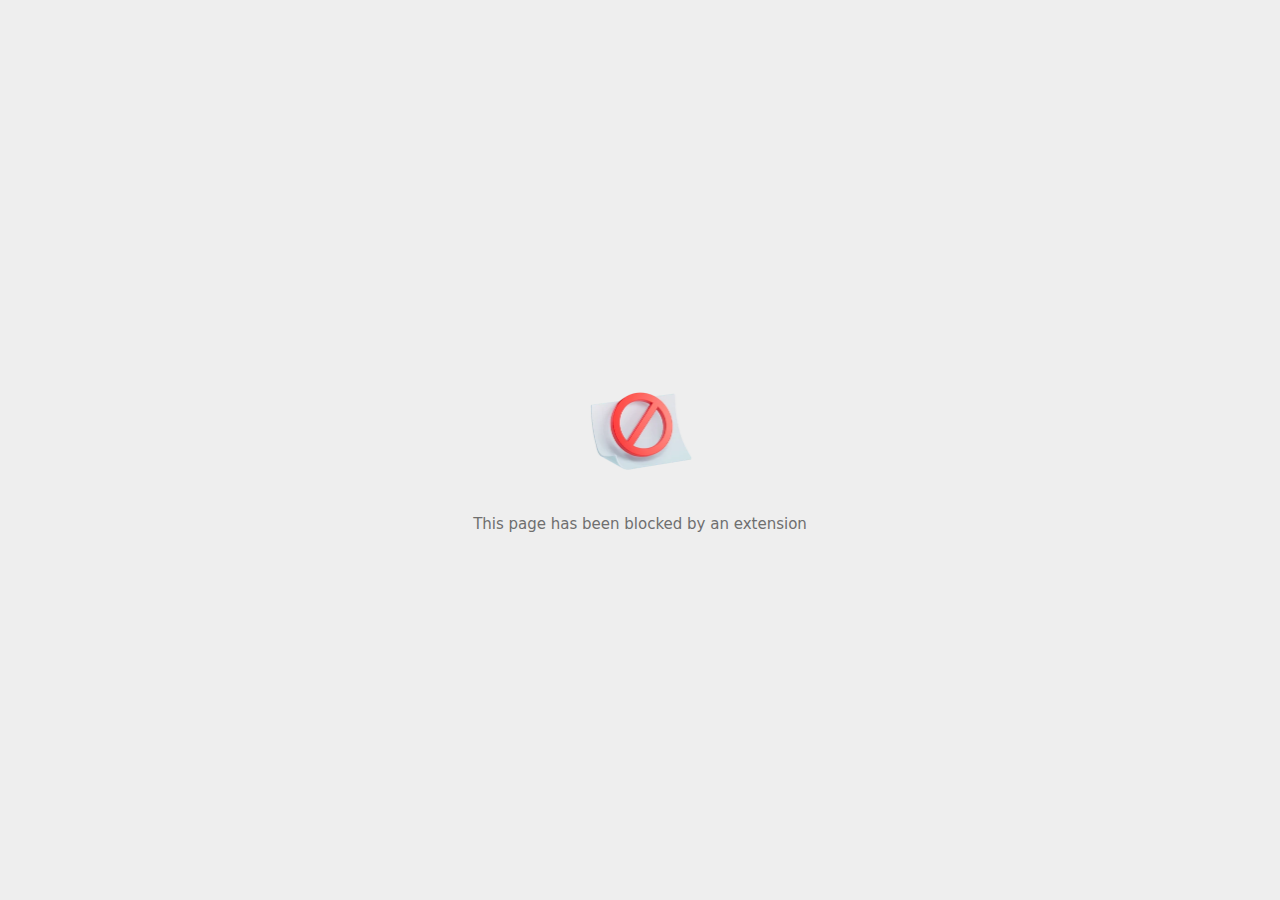
<file: notes_site/requirements/images/search_files/1019871338.html>
<!DOCTYPE html>
<!-- saved from url=(0029)chrome-error://chromewebdata/ -->
<html dir="ltr" lang="en" subframe=""><head><meta http-equiv="Content-Type" content="text/html; charset=UTF-8">
  
  <meta name="theme-color" content="#fff">
  <meta name="viewport" content="width=device-width, initial-scale=1.0,
                                 maximum-scale=1.0, user-scalable=no">
  <title>td.doubleclick.net</title>
  <style>/* Copyright 2017 The Chromium Authors
 * Use of this source code is governed by a BSD-style license that can be
 * found in the LICENSE file. */

a {
  color: var(--link-color);
}

body {
  --background-color: #fff;
  --error-code-color: var(--google-gray-700);
  --google-blue-100: rgb(210, 227, 252);
  --google-blue-300: rgb(138, 180, 248);
  --google-blue-600: rgb(26, 115, 232);
  --google-blue-700: rgb(25, 103, 210);
  --google-gray-100: rgb(241, 243, 244);
  --google-gray-300: rgb(218, 220, 224);
  --google-gray-500: rgb(154, 160, 166);
  --google-gray-50: rgb(248, 249, 250);
  --google-gray-600: rgb(128, 134, 139);
  --google-gray-700: rgb(95, 99, 104);
  --google-gray-800: rgb(60, 64, 67);
  --google-gray-900: rgb(32, 33, 36);
  --heading-color: var(--google-gray-900);
  --link-color: rgb(88, 88, 88);
  --popup-container-background-color: rgba(0,0,0,.65);
  --primary-button-fill-color-active: var(--google-blue-700);
  --primary-button-fill-color: var(--google-blue-600);
  --primary-button-text-color: #fff;
  --quiet-background-color: rgb(247, 247, 247);
  --secondary-button-border-color: var(--google-gray-500);
  --secondary-button-fill-color: #fff;
  --secondary-button-hover-border-color: var(--google-gray-600);
  --secondary-button-hover-fill-color: var(--google-gray-50);
  --secondary-button-text-color: var(--google-gray-700);
  --small-link-color: var(--google-gray-700);
  --text-color: var(--google-gray-700);
  --edge-background: var(--edge-grey-background);
  --edge-black: #101010;
  --edge-focus-color: #838383;
  --edge-blue-hover: #0078D4;
  --edge-blue-pressed: #1081D7;
  --edge-blue-rest: #0070C6;
  --edge-blue-selected: #004274;
  --edge-border-hover:#949494;
  --edge-border-pressed: #ADADAD;
  --edge-border-rest: #C5C5C5;
  --edge-grey-background: #F6F6F6;
  --edge-grey-selected: #C6C6C6;
  --edge-light-grey-hover: #F3F3F3;
  --edge-light-grey-pressed: #F7F7F7;
  --edge-light-grey-rest: #EFEFEF;
  --edge-primary-text-color: var(--edge-black);
  --edge-secondary-text-color: var(--edge-text-grey-rest);
  --edge-text-blue-hover: #0070C6;
  --edge-text-blue-rest: #0061AB;
  --edge-text-blue-pressed: #1081D7;
  --edge-text-grey-rest: #6F6F6F;
  --edge-white: #FFFFFF;
  --edge-primary-button-focus-shadow: 0 0 0 2px inset #F2F8FD;
  --edge-focus-outline: 2px solid var(--edge-focus-color);
  background: var(--edge-background);
  color: var(--edge-primary-text-color);
  word-wrap: break-word;
}

.nav-wrapper .secondary-button {
  background: var(--secondary-button-fill-color);
  border: 1px solid var(--secondary-button-border-color);
  color: var(--secondary-button-text-color);
  float: none;
  margin: 0;
  padding: 8px 16px;
}

.hidden {
  display: none;
}

html {
  -webkit-text-size-adjust: 100%;
  font-size: 125%;
}

.icon {
  background-repeat: no-repeat;
  background-size: 100%;
}

@media (prefers-color-scheme: dark) {
  body {
    --background-color: var(--google-gray-900);
    --error-code-color: var(--google-gray-500);
    --heading-color: var(--google-gray-500);
    --link-color: var(--google-blue-300);
    --primary-button-fill-color-active: rgb(129, 162, 208);
    --primary-button-fill-color: var(--google-blue-300);
    --primary-button-text-color: var(--google-gray-900);
    --quiet-background-color: var(--background-color);
    --secondary-button-border-color: var(--google-gray-700);
    --secondary-button-fill-color: var(--google-gray-900);
    --secondary-button-hover-fill-color: rgb(48, 51, 57);
    --secondary-button-text-color: var(--google-blue-300);
    --small-link-color: var(--google-blue-300);
    --text-color: var(--google-gray-500);
    --edge-black: #FFFFFF;
    --edge-focus-color: #888;
    --edge-blue-hover: #0070C6;
    --edge-blue-pressed: #0069B9;
    --edge-blue-rest: #0078D4;
    --edge-blue-selected: #63ACE5;
    --edge-border-hover:#909090;
    --edge-border-pressed: #787878;
    --edge-border-rest: #575757;
    --edge-grey-background: #2D2D2D;
    --edge-grey-selected: #676767;
    --edge-light-grey-hover: #424242;
    --edge-light-grey-pressed: #3E3E3E;
    --edge-light-grey-rest: #464646;
    --edge-text-blue-hover: #429BDF;
    --edge-text-blue-rest: #63ACE5;
    --edge-text-blue-pressed: #2189DA;
    --edge-text-grey-rest: #949494;
    --edge-white: #1D1D1D;
    --edge-primary-button-focus-shadow: 0 0 0 2px inset #F2F8FD;
  }
}
</style>
  <style>/* Copyright 2014 The Chromium Authors
   Copyright (C) Microsoft Corporation. All rights reserved.
   Use of this source code is governed by a BSD-style license that can be
   found in the LICENSE file. */

button {
  border: 0;
  border-radius: 2px;
  box-sizing: border-box;
  color: var(--primary-button-text-color);
  cursor: pointer;
  float: right;
  font-size: .875em;
  margin: 0;
  padding: 8px 16px;
  transition: box-shadow 150ms cubic-bezier(0.4, 0, 0.2, 1);
  user-select: none;
}

[dir='rtl'] button {
  float: left;
}

.bad-clock button,
.captive-portal button,
.https-only button,
.insecure-form button,
.lookalike-url button,
.main-frame-blocked button,
.neterror button,
.pdf button,
.ssl button,
.enterprise-block button,
.enterprise-warn button,
.safe-browsing-billing button,
.supervised-user-verify button {
  background: var(--edge-blue-rest);
}

.bad-clock a,
.captive-portal a,
.supervised-user-verify a,
.ssl a {
  color: var(--edge-text-blue-rest);
  text-decoration: none;
  border-bottom: 1px solid currentColor;
}

@media (forced-colors: active) {
  .bad-clock a,
  .captive-portal a,
  .supervised-user-verify a,
  .ssl a {
    -ms-high-contrast-adjust: none;
    color: LinkText;
    border-bottom: 1px solid currentColor;
  }
  .bad-clock a:focus,
  .captive-portal a:focus,
  .supervised-user-verify a:focus,
  .ssl a:focus {
    outline: none;
    border-bottom: 2px solid LinkText;
  }
}

.bad-clock #primary-button,
.captive-portal #primary-button,
.supervised-user-verify #primary-button,
.ssl #primary-button {
  color: white;
  background-color: var(--edge-blue-rest);
  border: 2px solid var(--edge-blue-rest);
  font-family: system-ui, sans-serif;
  font-weight: 600;
  outline: none;
}

.bad-clock #primary-button:focus,
.captive-portal #primary-button:focus,
.supervised-user-verify #primary-button:focus,
.ssl #primary-button:focus {
  border-color: var(--edge-focus-color);
  box-shadow: var(--edge-primary-button-focus-shadow);
}

.bad-clock #primary-button:hover,
.captive-portal #primary-button:hover,
.supervised-user-verify #primary-button:hover,
.ssl #primary-button:hover {
  background-color: var(--edge-blue-hover);
  border-color: var(--edge-blue-hover);
}

.bad-clock #primary-button:active,
.captive-portal #primary-button:active,
.supervised-user-verify #primary-button:active,
.ssl #primary-button:active {
  background-color: var(--edge-blue-pressed);
  box-shadow: 0 1px 2px 0 rgba(60, 64, 67, .3),
      0 2px 6px 2px rgba(60, 64, 67, .15);
}

@media(forced-colors: active) {
  /* Accent button */
  .bad-clock #primary-button,
  .captive-portal #primary-button,
  .supervised-user-verify #primary-button,
  .ssl #primary-button {
    -ms-high-contrast-adjust: none;
    background-color: Highlight;
    color: HighlightText;
    border: 2px solid transparent;
  }
  .bad-clock #primary-button:focus,
  .captive-portal #primary-button:focus,
  .supervised-user-verify #primary-button:focus,
  .ssl #primary-button:focus {
    outline: 2px solid ButtonText;
    border-color: transparent;
    box-shadow: none;
  }
  .bad-clock #primary-button:hover,
  .captive-portal #primary-button:hover,
  .supervised-user-verify #primary-button:hover,
  .ssl #primary-button:hover {
    background-color: HighlightText;
    color: Highlight;
    border: 2px solid Highlight;
  }
}

.bad-clock #details-button,
.captive-portal #details-button,
.supervised-user-verify #details-button,
.ssl #details-button {
  color: var(--edge-primary-text-color);
  background-color: transparent;
  border-color: var(--edge-border-rest);
}

.bad-clock #details-button:focus,
.captive-portal #details-button:focus,
.supervised-user-verify #details-button:focus,
.ssl #details-button:focus {
  outline: var(--edge-focus-outline);
}

.bad-clock #details-button:active,
.captive-portal #details-button:active,
.supervised-user-verify #details-button:active,
.ssl #details-button:active {
  border-color: white;
  background: var(--edge-light-grey-pressed);
  box-shadow: 0 1px 2px 0 rgba(60, 64, 67, .3),
      0 2px 6px 2px rgba(60, 64, 67, .15);
}

.bad-clock #details-button:hover,
.captive-portal #details-button:hover,
.supervised-user-verify #details-button:hover,
.ssl #details-button:hover {
  background: var(--edge-light-grey-hover);
  border-color: var(--edge-border-hover);
  text-decoration: none;
}
@media(forced-colors: active) {
  /* Outline button */
  .bad-clock #details-button,
  .captive-portal #details-button,
  .supervised-user-verify #details-button,
  .ssl #details-button {
    -ms-high-contrast-adjust: none;
    background-color: ButtonFace;
    color: ButtonText;
    border: 1px solid ButtonText;
  }
  .bad-clock #details-button:focus,
  .captive-portal #details-button:focus,
  .supervised-user-verify #details-button:focus,
  .ssl #details-button:focus {
    outline: 2px solid ButtonText;
  }
  .bad-clock #details-button:hover,
  .captive-portal #details-button:hover,
  .supervised-user-verify #details-button:hover,
  .ssl #details-button:hover {
    background-color: Highlight;
    color: HighlightText;
  }
}

.bad-clock #main-message > p,
.captive-portal #main-message > p,
.supervised-user-verify #main-message > p,
.ssl #main-message > p {
  font-size: 14px;
  line-height: 20px;
  color: var(--edge-primary-text-color);
}
}

button:active {
  background: var(--primary-button-fill-color-active);
  outline: 0;
}

#debugging {
  display: inline;
  overflow: auto;
}

.debugging-content {
  line-height: 1em;
  margin-bottom: 0;
  margin-top: 1em;
}

.debugging-content-fixed-width {
  display: block;
  font-family: monospace;
  font-size: 1.2em;
  margin-top: 0.5em;
}

.debugging-title {
  font-weight: bold;
}

#details {
  margin: 0 0 50px;
}

#details p:not(:first-of-type) {
  margin-top: 20px;
}

.secondary-button:active {
  border-color: white;
  box-shadow: 0 1px 2px 0 rgba(60, 64, 67, .3),
      0 2px 6px 2px rgba(60, 64, 67, .15);
}

.secondary-button:hover {
  background: var(--secondary-button-hover-fill-color);
  border-color: var(--secondary-button-hover-border-color);
  text-decoration: none;
}

.error-code {
  color: var(--error-code-color);
  font-size: .8em;
  margin-top: 12px;
  text-transform: uppercase;
}

#error-debugging-info {
  font-size: 0.8em;
}

h1 {
  color: var(--edge-primary-text-color);
  font-size: 1.6em;
  font-weight: bold;
  line-height: 1.25em;
  margin-bottom: 16px;
}

h2 {
  font-size: 1.2em;
  font-weight: normal;
}

.icon {
  height: 72px;
  margin: 0 0 40px;
  width: 72px;
}

input[type=checkbox] {
  opacity: 0;
}

input[type=checkbox]:focus ~ .checkbox::after {
  outline: -webkit-focus-ring-color auto 5px;
}

.interstitial-wrapper {
  box-sizing: border-box;
  font-size: 1em;
  line-height: 1.6em;
  margin: 14vh auto 0;
  max-width: 600px;
  width: 100%;
}

#main-message > p {
  display: inline;
}

#extended-reporting-opt-in {
  font-size: .875em;
  margin-top: 32px;
}

#extended-reporting-opt-in label {
  display: grid;
  grid-template-columns: 1.8em 1fr;
  position: relative;
}

#enhanced-protection-message {
  border-radius: 20px;
  font-size: 1em;
  margin-top: 32px;
  padding: 10px 5px;
}

#enhanced-protection-message a {
  color: var(--google-red-10);
}

#enhanced-protection-message label {
  display: grid;
  grid-template-columns: 2.5em 1fr;
  position: relative;
}

#enhanced-protection-message div {
  margin: 0.5em;
}

#enhanced-protection-message .icon {
  height: 1.5em;
  vertical-align: middle;
  width: 1.5em;
}

#https-upgrades-message {
  border-radius: 4px;
  font-size: 1em;
}

.nav-wrapper {
  margin-top: 51px;
}

.nav-wrapper::after {
  clear: both;
  content: '';
  display: table;
  width: 100%;
}

.small-link {
  color: var(--small-link-color);
  font-size: .875em;
}

.checkboxes {
  flex: 0 0 24px;
}

.checkbox {
  --padding: .9em;
  background: transparent;
  display: block;
  height: 1em;
  left: -1em;
  padding-inline-start: var(--padding);
  position: absolute;
  right: 0;
  top: -.5em;
  width: 1em;
}

.checkbox::after {
  border: 1px solid white;
  border-radius: 2px;
  content: '';
  height: 1em;
  left: var(--padding);
  position: absolute;
  top: var(--padding);
  width: 1em;
}

.checkbox::before {
  background: transparent;
  border: 2px solid white;
  border-inline-end-width: 0;
  border-top-width: 0;
  content: '';
  height: .2em;
  left: calc(.3em + var(--padding));
  opacity: 0;
  position: absolute;
  top: calc(.3em  + var(--padding));
  transform: rotate(-45deg);
  width: .5em;
}

input[type=checkbox]:checked ~ .checkbox::before {
  opacity: 1;
}

#recurrent-error-message {
  background: var(--edge-light-grey-rest);
  border-radius: 4px;
  margin-bottom: 16px;
  margin-top: 12px;
  padding: 12px 16px;
}

.showing-recurrent-error-message #extended-reporting-opt-in {
  margin-top: 16px;
}

.showing-recurrent-error-message #enhanced-protection-message {
  margin-top: 16px;
}

@media (max-width: 700px) {
  .interstitial-wrapper {
    padding: 0 10%;
  }

  #error-debugging-info {
    overflow: auto;
  }
}

@media (max-width: 420px) {
  button,
  [dir='rtl'] button,
  .small-link {
    float: none;
    font-size: .825em;
    font-weight: 500;
    margin: 0;
    width: 100%;
  }

  button {
    padding: 16px 24px;
  }

  #details {
    margin: 20px 0 20px 0;
  }

  #details p:not(:first-of-type) {
    margin-top: 10px;
  }

  .secondary-button:not(.hidden) {
    display: block;
    margin-top: 20px;
    text-align: center;
    width: 100%;
  }

  .interstitial-wrapper {
    padding: 0 5%;
  }

  #extended-reporting-opt-in {
    margin-top: 24px;
  }

  #enhanced-protection-message {
    margin-top: 24px;
  }

  .nav-wrapper {
    margin-top: 30px;
  }
}

/**
 * Mobile specific styling.
 * Navigation buttons are anchored to the bottom of the screen.
 * Details message replaces the top content in its own scrollable area.
 */

@media (max-width: 420px) {
  .nav-wrapper .secondary-button {
    border: 0;
    margin: 16px 0 0;
    margin-inline-end: 0;
    padding-bottom: 16px;
    padding-top: 16px;
  }
}

/* Fixed nav. */
@media (min-width: 240px) and (max-width: 420px) and
       (min-height: 401px),
       (min-width: 421px) and (min-height: 240px) and
       (max-height: 560px) {
  body .nav-wrapper {
    background: var(--edge-grey-background);
    bottom: 0;
    box-shadow: 0 -22px 40px var(--edge-grey-background);
    left: 0;
    margin: 0 auto;
    max-width: 736px;
    padding-inline-end: 24px;
    padding-inline-start: 24px;
    position: fixed;
    right: 0;
    width: 100%;
    z-index: 2;
  }

  .interstitial-wrapper {
    max-width: 736px;
  }

  #details,
  #main-content {
    padding-bottom: 40px;
  }

  #details {
    padding-top: 5.5vh;
  }

  button.small-link {
    color: var(--google-blue-600);
  }
}

@media (max-width: 420px) and (orientation: portrait),
       (max-height: 560px) {
  body {
    margin: 0 auto;
  }

  button,
  #details-button,
  [dir='rtl'] button,
  button.small-link {
    font-size: .933em;
    margin: 6px 0;
    transform: translatez(0);
  }

  .nav-wrapper {
    box-sizing: border-box;
    padding-bottom: 8px;
    width: 100%;
  }

  #details {
    box-sizing: border-box;
    height: auto;
    margin: 0;
    opacity: 1;
    transition: opacity 250ms cubic-bezier(0.4, 0, 0.2, 1);
  }

  #details.hidden,
  #main-content.hidden {
    height: 0;
    opacity: 0;
    overflow: hidden;
    padding-bottom: 0;
    transition: none;
  }

  h1 {
    font-size: 1.5em;
    margin-bottom: 8px;
  }

  .icon {
    margin-bottom: 5.69vh;
  }

  .interstitial-wrapper {
    box-sizing: border-box;
    margin: 7vh auto 12px;
    padding: 0 24px;
    position: relative;
  }

  .interstitial-wrapper p {
    font-size: .95em;
    line-height: 1.61em;
    margin-top: 8px;
  }

  #main-content {
    margin: 0;
    transition: opacity 100ms cubic-bezier(0.4, 0, 0.2, 1);
  }

  .small-link {
    border: 0;
  }

  .suggested-left > #control-buttons,
  .suggested-right > #control-buttons {
    float: none;
    margin: 0;
  }
}

@media (min-width: 421px) and (min-height: 500px) and (max-height: 560px) {
  .interstitial-wrapper {
    margin-top: 10vh;
  }
}

@media (min-height: 400px) and (orientation:portrait) {
  .interstitial-wrapper {
    margin-bottom: 145px;
  }
}

@media (min-height: 299px) {
  .nav-wrapper {
    padding-bottom: 16px;
  }
}

@media (max-height: 560px) and (min-height: 240px) and (orientation:landscape) {
  .extended-reporting-has-checkbox #details {
    padding-bottom: 80px;
  }
}

@media (min-height: 500px) and (max-height: 650px) and (max-width: 414px) and
       (orientation: portrait) {
  .interstitial-wrapper {
    margin-top: 7vh;
  }
}

@media (min-height: 650px) and (max-width: 414px) and (orientation: portrait) {
  .interstitial-wrapper {
    margin-top: 10vh;
  }
}

/* Small mobile screens. No fixed nav. */
@media (max-height: 400px) and (orientation: portrait),
       (max-height: 239px) and (orientation: landscape),
       (max-width: 419px) and (max-height: 399px) {
  .interstitial-wrapper {
    display: flex;
    flex-direction: column;
    margin-bottom: 0;
  }

  #details {
    flex: 1 1 auto;
    order: 0;
  }

  #main-content {
    flex: 1 1 auto;
    order: 0;
  }

  .nav-wrapper {
    flex: 0 1 auto;
    margin-top: 8px;
    order: 1;
    padding-inline-end: 0;
    padding-inline-start: 0;
    position: relative;
    width: 100%;
  }

  button,
  .nav-wrapper .secondary-button {
    padding: 16px 24px;
  }

  button.small-link {
    color: var(--google-blue-600);
  }
}

@media (max-width: 239px) and (orientation: portrait) {
  .nav-wrapper {
    padding-inline-end: 0;
    padding-inline-start: 0;
  }
}

</style>
  <style>/* Copyright 2013 The Chromium Authors. All rights reserved.
 * Copyright (C) Microsoft Corporation. All rights reserved.
 * Use of this source code is governed by a BSD-style license that can be
 * found in the LICENSE file. */

/* Don't use the main frame div when the error is in a subframe. */
body {
  background-color: var(--edge-grey-background);
}

html[subframe] #main-frame-error {
  display: none;
}

/* Don't use the subframe error div when the error is in a main frame. */
html:not([subframe]) #sub-frame-error {
  display: none;
}


h1 {
  margin-top: 0;
  word-wrap: break-word;
  color: var(--edge-primary-text-color);
  margin-bottom: 22px;
}

h1 span {
  font-weight: 600;
  font-family: "Segoe UI", system-ui, sans-serif;
  font-style: normal;
  font-size: 32px;
  line-height: 40px;
}

h2 {
  color: var(--edge-secondary-text-color);
  font-size: 1.2em;
  font-weight: normal;
  margin: 10px 0;
}

a {
  color: var(--edge-text-blue-rest);
  text-decoration: none;
  border-bottom: 1px solid currentColor;
}

a:hover {
  color: var(--edge-text-blue-hover);
}

a:focus {
  outline: none;
  text-decoration: none;
  border-bottom: var(--edge-focus-outline);
}

#buttons {
  display: grid;
  grid-template-rows: auto auto;
}

.text-button {
  float: inline-start !important;
  margin-bottom: 10px;
}

#game-div {
  display: block;
}

#game-buttons {
  display: flex;
  align-items: center;
  margin-top: 26px;
}

#game-message {
  margin-inline-end: 6px;
}

#game-button {
  padding: 0;
  color: rgba(33, 105, 235, 1);
  background-color: transparent;
  font-style: normal;
  font-weight: 400;
  font-size: 14px;
  line-height: 20px;
  display: inline-flex;
  gap: 6px;
}

#game-button:disabled {
  opacity: 0.3;
  cursor: not-allowed;
}

#game-button:focus:not(:disabled) {
  outline: var(--edge-focus-outline);
}

@media (forced-colors: active) {
  a:hover {
    color: HightlightText;
  }
}


.footer {
  position: absolute;
  right: 0;
  bottom: 0;
  left: 0;
  padding: 1rem;
  display: flex;
}

.footer div:first-of-type {
  margin-right: auto;
}

.left-footer {
  display: flex;
  flex-direction: row;
  column-gap: 10px;
  margin-left: 40px;
}

.edge-logo {
  content: url([data-uri]);
  width: 24px;
  height: 24px;
}

.edge-branding-text {
  flex: 82%;
  font-family: "Segoe UI", system-ui, sans-serif;
  font-style: normal;
  font-weight: 600;
  font-size: 14px;
  line-height: 22px;
  text-align: right;
}

/* TODO(sayyagari): Migrate from usage of deprecated CSS -webkit-user-select. */
.icon {
  -webkit-user-select: none;
  display: inline-block;
  width: 128px;
  height: 128px;
  margin: 0 0 20px;
}

.icon-generic {
  /* Can't access edge://theme/IDR_ERROR_NETWORK_GENERIC from an untrusted
   * renderer process, so embed the resource manually. */
  content: -webkit-image-set(url([data-uri]) 1x,
      url([data-uri]) 2x);
}

.icon-offline {
  content: -webkit-image-set(url([data-uri]) 1x,
      url([data-uri]) 2x);
  position: relative;
}

.icon-page-error {
  content: url([data-uri]);
}

.icon-thinking {
  content: url([data-uri]);
}

.icon-blocked {
  content: url([data-uri]);
}

.icon-disconnected {
  content: url([data-uri]);
}

.icon-find {
  content: url([data-uri]);
}

.icon-insecure-site {
  content: url([data-uri]);
}

.icon-page-briefcase {
  content: url([data-uri]);
}
@media (width > 300px) and (height > 150px) {
  .icon-elixir-page-error {
    content: url([data-uri]);
  }

  .icon-elixir-thinking {
    content: url([data-uri]);
  }

  .icon-elixir-blocked {
    content: url([data-uri]);
  }

  .icon-elixir-disconnected {
    content: url([data-uri]);
  }

  .icon-elixir-insecure {
    content: url([data-uri]);
  }
}

.icon-play-game-button {
  width: 20px;
  height: 20px;
  content: url([data-uri]);
}

.icon-disabled {
  content: -webkit-image-set(url([data-uri]) 1x,
      url([data-uri]) 2x);
  width: 112px;
}

.managed-icon {
  content: url([data-uri]);
  margin-inline-end: 6px;
  height: 16px;
  width: 16px;
}

.error-code {
  display: block;
  font-family: "Segoe UI", system-ui, sans-serif;
  font-style: normal;
  font-size: 10px;
  line-height: 14px;
  color: var(--edge-secondary-text-color);
  margin-top: 20px;
  font-weight: 400;
}

#content-top {
  margin: 20px;
}

.hidden {
  display: none !important;
}

#suggestion {
  margin-top: 15px;
}

#suggestions-list p {
  margin-block-end: 0;
  color: var(--edge-primary-text-color);
  font-weight: 700;
}

#suggestions-list ul {
  margin-top: 0;
  margin-left: 10px;
  color: var(--edge-primary-text-color);
  padding-inline-start: 0;
  list-style: none;
  font-family: "Segoe UI", system-ui, sans-serif;
  font-style: normal;
}

#suggestions-list li {
  margin-top: 12px;
  font-size: 14px;
  line-height: 20px;
  font-weight: 400;
}

#suggestions-list li:before {
  content: "•";
  font-size: 14px;
  padding-right: 1em;
}

.single-suggestion li:before {
  display: none;
}

#short-suggestion {
  margin-top: 5px;
}

#error-information-button {
  content: url([data-uri]);
  height: 24px;
  vertical-align: -.15em;
  width: 24px;
}

.use-popup-container#error-information-popup-container #error-information-popup {
  align-items: center;
  background-color: var(--edge-grey-background);
  display: flex;
  height: 100%;
  left: 0;
  position: fixed;
  top: 0;
  width: 100%;
  z-index: 100;
}

.use-popup-container#error-information-popup-container #error-information-popup-content>p {
  margin-bottom: 11px;
  margin-inline-start: 20px;
}

#error-information-popup-content {
  margin-top: 20px;
}

.use-popup-container#error-information-popup-container #suggestions-list ul {
  margin-inline-start: 15px;
}

.use-popup-container#error-information-popup-container #error-information-popup-box {
  background-color: var(--edge-white);
  left: 5%;
  padding-bottom: 15px;
  padding-top: 15px;
  position: fixed;
  width: 90%;
  z-index: 101;
}

.use-popup-container#error-information-popup-container div.error-code {
  margin-inline-start: 20px;
}

.use-popup-container#error-information-popup-container #suggestions-list p {
  margin-inline-start: 20px;
}

:not(.use-popup-container)#error-information-popup-container #error-information-popup-close {
  display: none;
}

#error-information-popup-close {
  margin-bottom: 0px;
  margin-inline-end: 35px;
  margin-top: 15px;
  text-align: end;
}

.link-button {
  color: var(--edge-text-blue-rest);
  display: inline-block;
  font-weight: bold;
  text-transform: uppercase;
}

#sub-frame-error-details {
  color: var(--edge-secondary-text-color);
  
}

[jscontent=hostName],
[jscontent=failedUrl] {
  overflow-wrap: break-word;
}

#search-container {
  /* Prevents a space between controls. */
  display: flex;
  margin-top: 20px;
}

.snackbar {
  background: #323232;
  border-radius: 2px;
  bottom: 24px;
  box-sizing: border-box;
  color: #fff;
  font-size: .87em;
  left: 24px;
  max-width: 568px;
  min-width: 288px;
  opacity: 0;
  padding: 16px 24px 12px;
  position: fixed;
  transform: translateY(90px);
  will-change: opacity, transform;
  z-index: 999;
}

.snackbar-show {
  -webkit-animation:
    show-snackbar .25s cubic-bezier(0.0, 0.0, 0.2, 1) forwards,
    hide-snackbar .25s cubic-bezier(0.4, 0.0, 1, 1) forwards 5s;
}

@-webkit-keyframes show-snackbar {
  100% {
    opacity: 1;
    transform: translateY(0);
  }
}

@-webkit-keyframes hide-snackbar {
  0% {
    opacity: 1;
    transform: translateY(0);
  }

  100% {
    opacity: 0;
    transform: translateY(90px);
  }
}

.suggestions {
  margin-top: 18px;
  color: var(--edge-primary-text-color);
  font-size: 14px;
  line-height: 20px;
}

.suggestion-header {
  font-weight: bold;
  margin-bottom: 4px;
}

/* Decrease padding at low sizes. */
@media (max-width: 640px),
(max-height: 640px) {
  h1 {
    margin: 0 0 15px;
  }

  #content-top {
    margin: 15px;
  }

  .suggestions {
    margin-top: 10px;
  }

  .suggestion-header {
    margin-bottom: 0;
  }
}

#download-link,
#download-link-clicked {
  margin-bottom: 30px;
  margin-top: 30px;
}

#download-link-clicked {
  color: #BBB;
}

#download-link:before,
#download-link-clicked:before {
  content: url([data-uri]);
  display: inline-block;
  margin-inline-end: 4px;
  vertical-align: -webkit-baseline-middle;
}

#download-link-clicked:before {
  width: 0px;
  opacity: 0;
}

.offline-content-list-title {
  color: rgb(95, 99, 104);
  font-size: .8em;
  line-height: 1;
  margin-bottom: .8em;
}

#offline-content-suggestions {
  margin-inline-start: -5%;
  width: 110%;
}

/* The selectors below adjust the "overflow" of the suggestion cards contents
 * based on the same screen size based strategy used for the main frame, which
 * is applied by the `interstitial-wrapper` class. */
@media (max-width: 700px) {
  #offline-content-suggestions {
    margin-inline-start: -5%;
    width: 110%;
  }
}

@media (max-width: 420px) {
  #offline-content-suggestions {
    margin-inline-start: -2.5%;
    width: 105%;
  }
}

@media (max-width: 420px) and (orientation: portrait),
(max-height: 560px) {
  #offline-content-suggestions {
    margin-inline-start: -12px;
    width: calc(100% + 24px);
  }
}

.suggestion-with-image .offline-content-suggestion-visual {
  flex-basis: 8.2em;
  flex-shrink: 0;
}

.suggestion-with-image .offline-content-suggestion-visual>img {
  height: 100%;
  width: 100%;
}

#offline-content-list:not(.is-rtl) .suggestion-with-image .offline-content-suggestion-visual>img {
  border-bottom-right-radius: 8px;
  border-top-right-radius: 8px;
}

#offline-content-list.is-rtl .suggestion-with-image .offline-content-suggestion-visual>img {
  border-bottom-left-radius: 8px;
  border-top-left-radius: 8px;
}

.suggestion-with-icon .offline-content-suggestion-visual {
  align-items: center;
  display: flex;
  justify-content: center;
  min-height: 4.2em;
  min-width: 4.2em;
}

.suggestion-with-icon .offline-content-suggestion-visual>div {
  align-items: center;
  background-color: rgb(241, 243, 244);
  border-radius: 50%;
  display: flex;
  height: 2.3em;
  justify-content: center;
  width: 2.3em;
}

.suggestion-with-icon .offline-content-suggestion-visual>div>img {
  height: 1.45em;
  width: 1.45em;
}

.offline-content-suggestion-texts {
  display: flex;
  flex-direction: column;
  justify-content: space-between;
  line-height: 1.3;
  padding: .9em;
  width: 100%;
}

/* TODO(sayyagari): Migrate from usage of deprecated CSS -webkit-box. */
.offline-content-suggestion-title {
  -webkit-box-orient: vertical;
  -webkit-line-clamp: 3;
  color: rgb(32, 33, 36);
  display: -webkit-box;
  font-size: 1.1em;
  overflow: hidden;
  text-overflow: ellipsis;
}

div.offline-content-suggestion {
  align-items: stretch;
  border-color: rgb(218, 220, 224);
  border-radius: 8px;
  border-style: solid;
  border-width: 1px;
  display: flex;
  justify-content: space-between;
  margin-bottom: .8em;
}

.suggestion-with-image {
  flex-direction: row;
  height: 8.2em;
  max-height: 8.2em;
}

.suggestion-with-icon {
  flex-direction: row-reverse;
  height: 4.2em;
  max-height: 4.2em;
}

.suggestion-with-icon .offline-content-suggestion-title {
  -webkit-line-clamp: 1;
  word-break: break-all;
}

.suggestion-with-icon .offline-content-suggestion-texts {
  padding-inline-start: 0px;
}

.offline-content-suggestion-attribution-freshness {
  color: rgb(95, 99, 104);
  display: flex;
  font-size: .8em;
}

/* TODO(sayyagari): Migrate from usage of deprecated CSS -webkit-box. */
.offline-content-suggestion-attribution {
  -webkit-box-orient: vertical;
  -webkit-line-clamp: 1;
  display: -webkit-box;
  flex-shrink: 1;
  overflow-wrap: break-word;
  overflow: hidden;
  text-overflow: ellipsis;
  word-break: break-all;
}

.no-attribution .offline-content-suggestion-attribution {
  display: none;
}

.offline-content-suggestion-freshness:before {
  content: '-';
  display: inline-block;
  flex-shrink: 0;
  margin-inline-end: .1em;
  margin-inline-start: .1em;
}

.no-attribution .offline-content-suggestion-freshness:before {
  display: none;
}

.offline-content-suggestion-freshness {
  flex-shrink: 0;
}

.suggestion-with-image .offline-content-suggestion-pin-spacer {
  flex-shrink: 1;
  flex-grow: 100;
}

.suggestion-with-image .offline-content-suggestion-pin {
  content: url([data-uri]);
  flex-shrink: 0;
  height: 1.4em;
  margin-inline-start: .4em;
  width: 1.4em;
}

.offline-content-list-action {
  text-align: center;
}

#offline-content-summary {
  border-color: rgb(241, 243, 244);
  border-radius: 12px;
  border-style: solid;
  border-width: 1px;
  padding: 12px;
  text-align: center;
}

.offline-content-summary-image-truncate {
  width: 45px;
}

.offline-content-summary-images {
  direction: ltr;
  display: flex;
  margin-top: 10px;
  justify-content: center;
  padding-bottom: 12px;
}

.offline-content-summary-images img {
  background: rgb(241, 243, 244);
  border-radius: 50%;
  box-shadow:
    0px 1px 2px 0px rgb(155, 155, 155),
    0px 1px 3px 0px rgb(155, 155, 155);
  padding: 12px;
  width: 32px;
}

.offline-content-summary-description {
  border-top: 1px solid rgb(241, 243, 244);
  padding-top: 12px;
}

.offline-content-summary-action {
  padding-top: 12px;
}

/* Don't allow overflow when in a subframe. */
html[subframe] body {
  overflow: hidden;
}

/* TODO(sayyagari): Migrate from usage of deprecated CSS -webkit-flex. */
#sub-frame-error {
  -webkit-align-items: center;
  background-color: #DDD;
  display: -webkit-flex;
  -webkit-flex-flow: column;
  height: 100%;
  -webkit-justify-content: center;
  left: 0;
  position: absolute;
  text-align: center;
  top: 0;
  transition: background-color .2s ease-in-out;
  width: 100%;
}

#sub-frame-error:hover {
  background-color: #EEE;
}

#sub-frame-error .icon-generic {
  margin: 0 0 16px;
}

#sub-frame-error-details {
  margin: 0 10px;
  text-align: center;
  visibility: hidden;
}

/* Show details only when hovering. */
#sub-frame-error:hover #sub-frame-error-details {
  visibility: visible;
}

/* If the iframe is too small, always hide the error code. */
/* TODO(mmenke): See if overflow: no-display works better, once supported. */
@media (max-width: 200px),
(max-height: 95px) {
  #sub-frame-error-details {
    display: none;
  }
}

/* Adjust icon for small embedded frames in apps. */
@media (max-height: 100px) {
  #sub-frame-error .icon-generic {
    height: auto;
    margin: 0;
    padding-top: 0;
    width: 25px;
  }
}

#control-buttons {
  display: block;
}

/* details-button is special; it's a <button> element that looks like a link. */
#details-buttons {
  width: 100%;
}

#details-button {
  box-shadow: none;
  min-width: 0;
  background: none;
  border: none;
  color: var(--edge-primary-text-color);
  cursor: pointer;
  font-size: 14px;
  line-height: 20px;
  text-decoration: none;
  float: left;
  padding: 4px;
  font-family: system-ui, sans-serif;
}

#details-button:before {
  display: inline-block;
  content: "";
  background-image: url("[data-uri]");
  margin-right: 10px;
  width: 14px;
  height: 10px;
  background-repeat: no-repeat;
  background-position: center center;
  fill: var(--edge-primary-text-color);
}

#details-button.expanded:before {
  transform: rotate(180deg);
}

#details-button:focus {
  outline: solid 2px var(--edge-focus-color);
}

@media (forced-colors: active) {

  #details-button,
  #game-button {
    -ms-high-contrast-adjust: none;
    color: ButtonText;
    background-color: ButtonFace;
  }

  #game-button {
    /* extra border for this button only */
    border: 1px solid ButtonText;
  }

  #details-button::before,
  #game-button::before {
    fill: ButtonText;
  }

  #details-button:focus,
  #game-button:focus {
    outline: 2px solid ButtonText;
  }

  #details-button:hover,
  #game-button:hover {
    background-color: Highlight;
    color: HighlightText;
  }

  #details-button:hover::before,
  #game-button:hover::before {
    fill: HighlightText;
  }
}

.nav-wrapper {
  margin-top: 20px;
}

#control-buttons,
#stale-load-button,
#details-buttons {
  float: left !important;
}

.suggested-left .secondary-button {
  margin-inline-end: 0px;
}

#details-button.singular {
  float: none;
}

/* download-button shows both icon and text. */
#download-button {
  padding-bottom: 4px;
  padding-top: 4px;
  position: relative;
}

#download-button:before {
  background: -webkit-image-set(url([data-uri]) 1x,
      url([data-uri]) 2x) no-repeat;
  content: '';
  display: inline-block;
  width: 24px;
  height: 24px;
  margin-inline-end: 4px;
  margin-inline-start: -4px;
  vertical-align: middle;
}

#download-button:disabled {
  background: rgb(180, 206, 249);
  color: rgb(255, 255, 255);
}

/* TODO(https://crbug.com/852872): UI for offline suggested content is incomplete. */
.suggested-thumbnail {
  width: 25vw;
  height: 25vw;
}

#reload-button {
  background-color: var(--edge-blue-rest);
  color: white;
  /* always white because it is a blue button */
  border-radius: 4px;
  width: 87px;
  height: 40px;
  font-family: "Segoe UI", system-ui, sans-serif;
  font-style: normal;
  font-weight: 600;
  font-size: 16px;
  line-height: 22px;
  outline: none;
  padding: 0;
}

#reload-button:focus {
  outline: var(--edge-focus-outline);
  box-shadow: var(--edge-primary-button-focus-shadow);
}

#reload-button:hover {
  background-color: var(--edge-blue-hover);
}

#reload-button:active {
  background-color: var(--edge-blue-pressed);
}

@media (forced-colors: active) {

  /* Acts like an accent button */
  #reload-button {
    -ms-high-contrast-adjust: none;
    background-color: Highlight;
    color: HighlightText;
  }

  #reload-button:hover {
    background-color: HighlightText;
    color: Highlight;
    border: 2px solid Highlight;
  }

  #reload-button:focus {
    outline: 2px solid ButtonText;
    box-shadow: none;
  }
}

#secondary-reload-button {
  background-color: var(--edge-light-grey-rest);
  color: var(--edge-primary-text-color);
  border-radius: 4px;
  width: 87px;
  height: 40px;
  font-family: "Segoe UI", system-ui, sans-serif;
  font-style: normal;
  font-weight: 600;
  font-size: 16px;
  line-height: 22px;
  outline: none;
  padding: 0;
  margin-inline: 10px;
}

#secondary-reload-button:focus {
  outline: var(--edge-focus-outline);
  box-shadow: var(--edge-primary-button-focus-shadow);
}

#secondary-reload-button:hover {
  background-color: var(--edge-light-grey-hover);
}

#secondary-reload-button:active {
  background-color: var(--edge-light-grey-pressed);
}

@media (forced-colors: active) {

  /* Acts like an accent button */
  #secondary-reload-button {
    -ms-high-contrast-adjust: none;
    background-color: Highlight;
    color: HighlightText;
  }

  #secondary-reload-button:hover {
    background-color: HighlightText;
    color: Highlight;
    border: 2px solid Highlight;
  }

  #secondary-reload-button:focus {
    outline: 2px solid ButtonText;
    box-shadow: none;
  }
}

#diagnose-button {
  background-color: var(--edge-blue-rest);
  color: white;
  /* always white because it is a blue button */
  border-radius: 4px;
  width: auto;
  height: 40px;
  font-family: "Segoe UI", system-ui, sans-serif;
  font-style: normal;
  font-weight: 600;
  font-size: 16px;
  line-height: 22px;
  outline: none;
  padding-inline: 10px;
}

#diagnose-button:focus {
  outline: var(--edge-focus-outline);
  box-shadow: var(--edge-primary-button-focus-shadow);
}

#diagnose-button:hover {
  background-color: var(--edge-blue-hover);
}

#diagnose-button:active {
  background-color: var(--edge-blue-pressed);
}

@media (forced-colors: active) {
  /* Acts like an accent button */
  #diagnose-button {
    -ms-high-contrast-adjust: none;
    background-color: Highlight;
    color: HighlightText;
  }

  #diagnose-button:hover {
    background-color: HighlightText;
    color: Highlight;
    border: 2px solid Highlight;
  }

  #diagnose-button:focus {
    outline: 2px solid ButtonText;
    box-shadow: none;
  }
}

/* Offline page */
.offline {
  transition: -webkit-filter 1.5s cubic-bezier(0.65, 0.05, 0.36, 1),
    background-color 1.5s cubic-bezier(0.65, 0.05, 0.36, 1);
  will-change: -webkit-filter, background-color;
}

#main-message>p {
  font-size: 16px;
  line-height: 22px;
  color: var(--edge-primary-text-color);
  font-family: "Segoe UI", system-ui, sans-serif;
  font-style: normal;
  font-weight: 600;
}

.offline #main-message>p {
  display: none;
}

.offline.inverted {
  -webkit-filter: invert(100%);
  background-color: var(--edge-black);
}

.offline .interstitial-wrapper {
  color: #2b2b2b;
  font-size: 1em;
  line-height: 1.55;
  margin: 0 auto;
  padding-top: 100px;
  width: 100%;
}

.interstitial-wrapper {
  max-width: 700px;
}

.offline .controller {
  background: rgba(247, 247, 247, .1);
  height: 100vh;
  left: 0;
  position: absolute;
  top: 0;
  width: 100vw;
  z-index: 9;
}

.game-split-line {
  margin-top: 0px;
  height: 1px;
  background: rgba(0, 0, 0, 0.18);
}

.game-button-msg {
  margin-top: 2px;
}

#offline-resources {
  display: none;
}

@media (max-width: 420px) {
  #download-button {
    padding-bottom: 12px;
    padding-top: 12px;
  }

  .snackbar {
    left: 0;
    bottom: 0;
    width: 100%;
    border-radius: 0;
  }
}

@media (max-height: 350px) {
  h1 {
    margin: 0 0 15px;
  }

  .icon-offline {
    margin: 0 0 10px;
  }

  .interstitial-wrapper {
    margin-top: 5%;
  }

  .nav-wrapper {
    margin-top: 30px;
  }
}

@media (min-width: 420px) and (max-width: 736px) and (min-height: 240px) and (max-height: 420px) and (orientation:landscape) {
  .interstitial-wrapper {
    margin-bottom: 100px;
  }
}

@media (max-width: 360px) and (max-height: 480px) {
  .offline .interstitial-wrapper {
    padding-top: 60px;
  }

}

@media (min-height: 240px) and (orientation: landscape) {
  .offline .interstitial-wrapper {
    margin-bottom: 90px;
  }

  .icon-offline {
    margin-bottom: 20px;
  }
}

@media (max-height: 320px) and (orientation: landscape) {
  .icon-offline {
    margin-bottom: 0;
  }

}

@media (max-width: 240px) {
  button {
    padding-left: 12px;
    padding-right: 12px;
  }

  .interstitial-wrapper {
    overflow: inherit;
    padding: 0 8px;
  }
}

@media (max-width: 120px) {
  button {
    width: auto;
  }
}

@media (max-height: 650px) and (orientation: landscape) {
  .footer {
    display: none;
  }
}

@media (max-width: 700px) and (orientation: portrait) {
  .footer {
    display: none;
  }
}

@media (min-width: 600px) {
  .interstitial-wrapper {
    margin-inline-start: 200px;
  }
}

@media (width <= 300px) and (height <= 150px) {
  .icon {
    display: none;
  }
}

@media (prefers-color-scheme: dark) {

  .managed-icon {
    filter: invert(1);
  }

  .icon-play-game-button {
    content: url([data-uri]);
  }

  #game-button {
    color: rgba(77, 141, 250, 1);

  }

  @media (width > 300px) and (height > 150px) {
    .icon-elixir-page-error {
      content: url([data-uri]);
    }

    .icon-elixir-thinking {
      content: url([data-uri]);
    }

    .icon-elixir-blocked {
      content: url([data-uri]);
    }

    .icon-elixir-disconnected {
      content: url([data-uri]);
    }

    .icon-elixir-insecure {
      content: url([data-uri]);
    }
  }
}

@media (forced-colors: active) and (prefers-color-scheme: dark) {
  @media (width > 300px) and (height > 150px) {

    .icon-elixir-page-error {
      content: url([data-uri]);
    }

    .icon-elixir-thinking {
      content: url([data-uri]);
    }

    .icon-elixir-blocked {
      content: url([data-uri]);
    }

    .icon-elixir-disconnected {
      content: url([data-uri]);
    }

    .icon-elixir-insecure {
      content: url([data-uri]);
    }
  }
}

@media (forced-colors: active) and (prefers-color-scheme: light) {
  @media (width > 300px) and (height > 150px) {
    .icon-elixir-page-error {
      content: url([data-uri]);
      filter: invert(1);
    }

    .icon-elixir-thinking {
      content: url([data-uri]);
    }

    .icon-elixir-blocked {
      content: url([data-uri]);
      filter: invert(1);
    }

    .icon-elixir-disconnected {
      content: url([data-uri]);
    }

    .icon-elixir-insecure {
      content: url([data-uri]);
    }
  }
}
</style>
  <style>.neterror-vnext #main-frame-error {
  margin: 64px auto 0;
}

.neterror-vnext .icon-disconnected {
  content: url([data-uri]);
}

.neterror-vnext .icon-thinking {
  content: url([data-uri]);
}

.neterror-vnext .icon {
  height: 128px;
  margin: 0 0 20px;
  width: 128px;
}

.neterror-vnext .main-content {
  display: flex;
  flex-direction: column;
}

.bing-search {
  display: flex;
  justify-content: center;
  align-items: center;
  flex-direction: column;
  margin-top: 80px;
}

.bing-search .search-input {
  height: 46px;
  border-radius: 99px;
  border: 1px solid rgba(255, 255, 255, 0.20);
  box-shadow: 0px 0px 2px 0px rgba(0, 0, 0, 0.12), 0px 4px 8px 0px rgba(0, 0, 0, 0.14);
  backdrop-filter: blur(30px);
  box-sizing: border-box;
  display: flex;
}

.bing-search .search-input input {
  border: none;
  padding: 0 12px;
  line-height: 22px;
  font-size: 16px;
  background: #FFF;
  border-radius: 99px 0 0 99px;
  flex: 1;
}

.bing-search .search-input input:focus-visible {
  outline: none;
}

.bing-search .search-input input::placeholder {
  color: #616161;
  font-size: 16px;
  font-style: normal;
  font-weight: 400;
}

.search-icon {
  width: 70px;
  border-radius: 0 99px 99px 0;
  background: #0078D4;
  display: flex;
  align-items: center;
  justify-content: center;
  cursor: pointer;
}

.top-sites {
  width: calc(100% - 60px);
  margin-top: 70px;
  display: grid;
  justify-content: center;
  grid-template-columns: repeat(auto-fit, 110px);
  grid-row-gap: 16px;
}

.site-item {
  display: flex;
  align-items: center;
  justify-content: center;
  flex-direction: column;
  gap: 9px;
  cursor: pointer;
}

.site-item .site-image {
  display: flex;
  width: 44px;
  height: 44px;
  padding: 6px;
  justify-content: center;
  align-items: center;
  border-radius: 8px;
  border: 1px solid#E0E0E0;
  background-color: #fff;
  box-sizing: border-box;
}

.site-item .site-image img {
  max-width: 100%;
  max-height: 100%;
  object-fit: contain;
}

.site-item .title {
  color: #242424;
  font-size: 12px;
  font-weight: 400;
  line-height: 16px;
  white-space: nowrap;
  overflow: hidden;
  text-overflow: ellipsis;
  max-width: 85%;
}

@media (max-width: 644px) {
  .bing-search .search-input {
    width: 343px;
  }
}

@media (min-width: 644px) and (max-width: 956px) {
  .bing-search .search-input {
    width: 400px;
  }
}

@media (min-width: 956px) and (max-width: 1268px) {
  .bing-search .search-input {
    width: 528px;
  }
}

@media (min-width: 1268px) {
  .bing-search .search-input {
    width: 780px;
  }
}

@media (prefers-color-scheme: dark) {
  .site-item .title {
    color: #fff;
  }

  .neterror-vnext .icon-disconnected {
    content: url([data-uri]);
  }

  .neterror-vnext .icon-thinking {
    content: url([data-uri]);
  }
}

@media (-ms-high-contrast: active) {
  .neterror-vnext .icon-disconnected {
    content: url([data-uri]);
  }

  .neterror-vnext .icon-thinking {
    content: url([data-uri]);
  }
}
</style>
  <script>(function(){function l(a,b,c){return Function.prototype.call.apply(Array.prototype.slice,arguments)}function m(a,b,c){var e=l(arguments,2);return function(){return b.apply(a,e)}}function n(a,b){var c=new p(b);for(c.h=[a];c.h.length;){var e=c,d=c.h.shift();e.i(d);for(d=d.firstChild;d;d=d.nextSibling)1==d.nodeType&&e.h.push(d);}}function p(a){this.i=a;}function q(a){a.style.display="";}function r(a){a.style.display="none";}var t=/\s*;\s*/;function u(a,b){this.l.apply(this,arguments);}u.prototype.l=function(a,b){this.a||(this.a={});if(b){var c=this.a,e=b.a;for(d in e)c[d]=e[d];}else {var d=this.a;e=v;for(c in e)d[c]=e[c];}this.a.$this=a;this.a.$context=this;this.f="undefined"!=typeof a&&null!=a?a:"";b||(this.a.$top=this.f);};var v={$default:null},w=[];function x(a){for(var b in a.a)delete a.a[b];a.f=null;w.push(a);}function y(a,b,c){try{return b.call(c,a.a,a.f)}catch(e){return v.$default}}
u.prototype.clone=function(a,b,c){if(0<w.length){var e=w.pop();u.call(e,a,this);a=e;}else a=new u(a,this);a.a.$index=b;a.a.$count=c;return a};var z;window.trustedTypes&&(z=trustedTypes.createPolicy("jstemplate",{createScript:function(a){return a}}));var A={};function B(a){if(!A[a])try{var b="(function(a_, b_) { with (a_) with (b_) return "+a+" })",c=window.trustedTypes?z.createScript(b):b;A[a]=window.eval(c);}catch(e){}return A[a]}
function E(a){var b=[];a=a.split(t);for(var c=0,e=a.length;c<e;++c){var d=a[c].indexOf(":");if(!(0>d)){var g=a[c].substr(0,d).replace(/^\s+/,"").replace(/\s+$/,"");d=B(a[c].substr(d+1));b.push(g,d);}}return b}function F(){}var G=0,H={0:{}},I={},J={},K=[];function L(a){a.__jstcache||n(a,function(b){M(b);});}var N=[["jsselect",B],["jsdisplay",B],["jsvalues",E],["jsvars",E],["jseval",function(a){var b=[];a=a.split(t);for(var c=0,e=a.length;c<e;++c)if(a[c]){var d=B(a[c]);b.push(d);}return b}],["transclude",function(a){return a}],["jscontent",B],["jsskip",B]];
function M(a){if(a.__jstcache)return a.__jstcache;var b=a.getAttribute("jstcache");if(null!=b)return a.__jstcache=H[b];b=K.length=0;for(var c=N.length;b<c;++b){var e=N[b][0],d=a.getAttribute(e);J[e]=d;null!=d&&K.push(e+"="+d);}if(0==K.length)return a.setAttribute("jstcache","0"),a.__jstcache=H[0];var g=K.join("&");if(b=I[g])return a.setAttribute("jstcache",b),a.__jstcache=H[b];var h={};b=0;for(c=N.length;b<c;++b){d=N[b];e=d[0];var f=d[1];d=J[e];null!=d&&(h[e]=f(d));}b=""+ ++G;a.setAttribute("jstcache",
b);H[b]=h;I[g]=b;return a.__jstcache=h}function P(a,b){a.j.push(b);a.o.push(0);}function Q(a){return a.c.length?a.c.pop():[]}
F.prototype.g=function(a,b){var c=R(b),e=c.transclude;if(e)(c=S(e))?(b.parentNode.replaceChild(c,b),e=Q(this),e.push(this.g,a,c),P(this,e)):b.parentNode.removeChild(b);else if(c=c.jsselect){c=y(a,c,b);var d=b.getAttribute("jsinstance");var g=!1;d&&("*"==d.charAt(0)?(d=parseInt(d.substr(1),10),g=!0):d=parseInt(d,10));var h=null!=c&&"object"==typeof c&&"number"==typeof c.length;e=h?c.length:1;var f=h&&0==e;if(h)if(f)d?b.parentNode.removeChild(b):(b.setAttribute("jsinstance","*0"),r(b));else if(q(b),
null===d||""===d||g&&d<e-1){g=Q(this);d=d||0;for(h=e-1;d<h;++d){var k=b.cloneNode(!0);b.parentNode.insertBefore(k,b);T(k,c,d);f=a.clone(c[d],d,e);g.push(this.b,f,k,x,f,null);}T(b,c,d);f=a.clone(c[d],d,e);g.push(this.b,f,b,x,f,null);P(this,g);}else d<e?(g=c[d],T(b,c,d),f=a.clone(g,d,e),g=Q(this),g.push(this.b,f,b,x,f,null),P(this,g)):b.parentNode.removeChild(b);else null==c?r(b):(q(b),f=a.clone(c,0,1),g=Q(this),g.push(this.b,f,b,x,f,null),P(this,g));}else this.b(a,b);};
F.prototype.b=function(a,b){var c=R(b),e=c.jsdisplay;if(e){if(!y(a,e,b)){r(b);return}q(b);}if(e=c.jsvars)for(var d=0,g=e.length;d<g;d+=2){var h=e[d],f=y(a,e[d+1],b);a.a[h]=f;}if(e=c.jsvalues)for(d=0,g=e.length;d<g;d+=2)if(f=e[d],h=y(a,e[d+1],b),"$"==f.charAt(0))a.a[f]=h;else if("."==f.charAt(0)){f=f.substr(1).split(".");for(var k=b,O=f.length,C=0,U=O-1;C<U;++C){var D=f[C];k[D]||(k[D]={});k=k[D];}k[f[O-1]]=h;}else f&&("boolean"==typeof h?h?b.setAttribute(f,f):b.removeAttribute(f):b.setAttribute(f,""+h));
if(e=c.jseval)for(d=0,g=e.length;d<g;++d)y(a,e[d],b);e=c.jsskip;if(!e||!y(a,e,b))if(c=c.jscontent){if(c=""+y(a,c,b),b.innerHTML!=c){for(;b.firstChild;)e=b.firstChild,e.parentNode.removeChild(e);b.appendChild(this.m.createTextNode(c));}}else {c=Q(this);for(e=b.firstChild;e;e=e.nextSibling)1==e.nodeType&&c.push(this.g,a,e);c.length&&P(this,c);}};function R(a){if(a.__jstcache)return a.__jstcache;var b=a.getAttribute("jstcache");return b?a.__jstcache=H[b]:M(a)}
function S(a,b){var c=document;if(b){var e=c.getElementById(a);if(!e){e=b();var d=c.getElementById("jsts");d||(d=c.createElement("div"),d.id="jsts",r(d),d.style.position="absolute",c.body.appendChild(d));var g=c.createElement("div");d.appendChild(g);g.innerHTML=e;e=c.getElementById(a);}c=e;}else c=c.getElementById(a);return c?(L(c),c=c.cloneNode(!0),c.removeAttribute("id"),c):null}function T(a,b,c){c==b.length-1?a.setAttribute("jsinstance","*"+c):a.setAttribute("jsinstance",""+c);}window.jstGetTemplate=S;window.JsEvalContext=u;window.jstProcess=function(a,b){var c=new F;L(b);c.m=b?9==b.nodeType?b:b.ownerDocument||document:document;var e=m(c,c.g,a,b),d=c.j=[],g=c.o=[];c.c=[];e();for(var h,f,k;d.length;)h=d[d.length-1],e=g[g.length-1],e>=h.length?(e=c,f=d.pop(),f.length=0,e.c.push(f),g.pop()):(f=h[e++],k=h[e++],h=h[e++],g[g.length-1]=e,f.call(c,k,h));};
})();

// Copyright 2017 The Chromium Authors
// Copyright (C) Microsoft Corporation. All rights reserved.
// Use of this source code is governed by a BSD-style license that can be
// found in the LICENSE file.


const HIDDEN_CLASS$1 = 'hidden';

// 

//

// Copyright 2015 The Chromium Authors
// Use of this source code is governed by a BSD-style license that can be
// found in the LICENSE file.


let mobileNav = false;

/**
 * For small screen mobile the navigation buttons are moved
 * below the advanced text.
 */
function onResize() {
  const helpOuterBox = document.querySelector('#details');
  const mainContent = document.querySelector('#main-content');
  const mediaQuery = '(min-width: 240px) and (max-width: 420px) and ' +
      '(min-height: 401px), ' +
      '(max-height: 560px) and (min-height: 240px) and ' +
      '(min-width: 421px)';

/**
 * The #details section queried in |helpOuterBox| does not exist in case of the
 * Elixir revamped error pages (msElixirNetworkErrorPages).
 */
  if (!helpOuterBox) {
    return;
  }

  const detailsHidden = helpOuterBox.classList.contains(HIDDEN_CLASS$1);
  const runnerContainer = document.querySelector('.runner-container');

  // Check for change in nav status.
  if (mobileNav !== window.matchMedia(mediaQuery).matches) {
    mobileNav = !mobileNav;

    // Handle showing the top content / details sections according to state.
    if (mobileNav) {
      mainContent.classList.toggle(HIDDEN_CLASS$1, !detailsHidden);
      helpOuterBox.classList.toggle(HIDDEN_CLASS$1, detailsHidden);
      if (runnerContainer) {
        runnerContainer.classList.toggle(HIDDEN_CLASS$1, !detailsHidden);
      }
    } else if (!detailsHidden) {
      // Non mobile nav with visible details.
      mainContent.classList.remove(HIDDEN_CLASS$1);
      helpOuterBox.classList.remove(HIDDEN_CLASS$1);
      if (runnerContainer) {
        runnerContainer.classList.remove(HIDDEN_CLASS$1);
      }
    }
  }
}

function setupMobileNav() {
  window.addEventListener('resize', onResize);
  onResize();
}

document.addEventListener('DOMContentLoaded', setupMobileNav);

// Copyright 2022 The Chromium Authors
// Use of this source code is governed by a BSD-style license that can be
// found in the LICENSE file.
/**
 * Verify |value| is truthy.
 * @param value A value to check for truthiness. Note that this
 *     may be used to test whether |value| is defined or not, and we don't want
 *     to force a cast to boolean.
 */
function assert(value, message) {
    if (value) {
        return;
    }
    throw new Error('Assertion failed' + (message ? `: ${message}` : ''));
}

// Copyright 2022 The Chromium Authors
// Use of this source code is governed by a BSD-style license that can be
// found in the LICENSE file.
/**
 * @fileoverview This file defines a singleton which provides access to all data
 * that is available as soon as the page's resources are loaded (before DOM
 * content has finished loading). This data includes both localized strings and
 * any data that is important to have ready from a very early stage (e.g. things
 * that must be displayed right away).
 *
 * Note that loadTimeData is not guaranteed to be consistent between page
 * refreshes (https://crbug.com/740629) and should not contain values that might
 * change if the page is re-opened later.
 */
class LoadTimeData {
    data_ = null;
    /**
     * Sets the backing object.
     *
     * Note that there is no getter for |data_| to discourage abuse of the form:
     *
     *     var value = loadTimeData.data()['key'];
     */
    set data(value) {
        assert(!this.data_, 'Re-setting data.');
        this.data_ = value;
    }
    /**
     * @param id An ID of a value that might exist.
     * @return True if |id| is a key in the dictionary.
     */
    valueExists(id) {
        // TODO(42630414): Re-add assert check.
        // Commenting assert statement to mitigate Bug 42601651.
        // assert(this.data_, 'No data. Did you remember to include strings.js?');
        return this.data_ ? id in this.data_ : false;
    }
    /**
     * Fetches a value, expecting that it exists.
     * @param id The key that identifies the desired value.
     * @return The corresponding value.
     */
    getValue(id) {
        assert(this.data_, 'No data. Did you remember to include strings.js?');
        const value = this.data_[id];
        assert(typeof value !== 'undefined', 'Could not find value for ' + id);
        return value;
    }
    /**
     * As above, but also makes sure that the value is a string.
     * @param id The key that identifies the desired string.
     * @return The corresponding string value.
     */
    getString(id) {
        const value = this.getValue(id);
        assert(typeof value === 'string', `[${value}] (${id}) is not a string`);
        return value;
    }
    /**
     * Returns a formatted localized string where $1 to $9 are replaced by the
     * second to the tenth argument.
     * @param id The ID of the string we want.
     * @param args The extra values to include in the formatted output.
     * @return The formatted string.
     */
    getStringF(id, ...args) {
        const value = this.getString(id);
        if (!value) {
            return '';
        }
        return this.substituteString(value, ...args);
    }
    /**
     * Returns a formatted localized string where $1 to $9 are replaced by the
     * second to the tenth argument. Any standalone $ signs must be escaped as
     * $$.
     * @param label The label to substitute through. This is not an resource ID.
     * @param args The extra values to include in the formatted output.
     * @return The formatted string.
     */
    substituteString(label, ...args) {
        return label.replace(/\$(.|$|\n)/g, function (m) {
            assert(m.match(/\$[$1-9]/), 'Unescaped $ found in localized string.');
            if (m === '$$') {
                return '$';
            }
            const substitute = args[Number(m[1]) - 1];
            if (substitute === undefined || substitute === null) {
                // Not all callers actually provide values for all substitutes. Return
                // an empty value for this case.
                return '';
            }
            return substitute.toString();
        });
    }
    /**
     * Returns a formatted string where $1 to $9 are replaced by the second to
     * tenth argument, split apart into a list of pieces describing how the
     * substitution was performed. Any standalone $ signs must be escaped as $$.
     * @param label A localized string to substitute through.
     *     This is not an resource ID.
     * @param args The extra values to include in the formatted output.
     * @return The formatted string pieces.
     */
    getSubstitutedStringPieces(label, ...args) {
        // Split the string by separately matching all occurrences of $1-9 and of
        // non $1-9 pieces.
        const pieces = (label.match(/(\$[1-9])|(([^$]|\$([^1-9]|$))+)/g) ||
            []).map(function (p) {
            // Pieces that are not $1-9 should be returned after replacing $$
            // with $.
            if (!p.match(/^\$[1-9]$/)) {
                assert((p.match(/\$/g) || []).length % 2 === 0, 'Unescaped $ found in localized string.');
                return { value: p.replace(/\$\$/g, '$'), arg: null };
            }
            // Otherwise, return the substitution value.
            const substitute = args[Number(p[1]) - 1];
            if (substitute === undefined || substitute === null) {
                // Not all callers actually provide values for all substitutes. Return
                // an empty value for this case.
                return { value: '', arg: p };
            }
            return { value: substitute.toString(), arg: p };
        });
        return pieces;
    }
    /**
     * As above, but also makes sure that the value is a boolean.
     * @param id The key that identifies the desired boolean.
     * @return The corresponding boolean value.
     */
    getBoolean(id) {
        const value = this.getValue(id);
        assert(typeof value === 'boolean', `[${value}] (${id}) is not a boolean`);
        return value;
    }
    /**
     * As above, but also makes sure that the value is an integer.
     * @param id The key that identifies the desired number.
     * @return The corresponding number value.
     */
    getInteger(id) {
        const value = this.getValue(id);
        assert(typeof value === 'number', `[${value}] (${id}) is not a number`);
        assert(value === Math.floor(value), 'Number isn\'t integer: ' + value);
        return value;
    }
    /**
     * Override values in loadTimeData with the values found in |replacements|.
     * @param replacements The dictionary object of keys to replace.
     */
    overrideValues(replacements) {
        assert(typeof replacements === 'object', 'Replacements must be a dictionary object.');
        assert(this.data_, 'Data must exist before being overridden');
        for (const key in replacements) {
            this.data_[key] = replacements[key];
        }
    }
    /**
     * Reset loadTimeData's data. Should only be used in tests.
     * @param newData The data to restore to, when null restores to unset state.
     */
    resetForTesting(newData = null) {
        this.data_ = newData;
    }
    /**
     * @return Whether loadTimeData.data has been set.
     */
    isInitialized() {
        return this.data_ !== null;
    }
}
const loadTimeData = new LoadTimeData();
// Edge only
// Guard against overriding existing loadTimeData. This could happen if either:
// a) the page is already including loadTimeData from a script tag (perhaps it
//    is still using the deprecated version) but then also ends up including
//    this file as part of some other dependency, or
// b) the page is using multiple webpack entry points (not a good idea anyway)
//    that both include this file.
// In either case, we should warn the developer that something is wrong and not
// silently overwrite the existing instance which might already be initialized
// with data.
console.assert(!window.hasOwnProperty('loadTimeData'), 'window.loadTimeData is already set.');
Object.assign(window, { loadTimeData: loadTimeData });

// Copyright 2023 The Chromium Authors
// Use of this source code is governed by a BSD-style license that can be
// found in the LICENSE file.

const HIDDEN_CLASS = 'hidden';

// Copyright 2014 The Chromium Authors
// Use of this source code is governed by a BSD-style license that can be
// found in the LICENSE file.


/** @const */
document.querySelector('html').dir == 'rtl';

// Copyright 2013 The Chromium Authors. All rights reserved.
// Copyright (C) Microsoft Corporation. All rights reserved.
// Use of this source code is governed by a BSD-style license that can be
// found in the LICENSE file.


function toggleHelpBox() {
  const helpBoxOuter = document.getElementById('details');
  helpBoxOuter.classList.toggle(HIDDEN_CLASS);
  const detailsButton = document.getElementById('details-button');
  if (helpBoxOuter.classList.contains(HIDDEN_CLASS)) {
    detailsButton.innerText = detailsButton.detailsText;
    detailsButton.classList.remove('expanded');
  } else {
    detailsButton.innerText = detailsButton.hideDetailsText;
    detailsButton.classList.add('expanded');
  }

  // Details appears over the main content on small screens.
  if (mobileNav) {
    document.getElementById('main-content').classList.toggle(HIDDEN_CLASS);
    const runnerContainer = document.querySelector('.runner-container');
    if (runnerContainer) {
      runnerContainer.classList.toggle(HIDDEN_CLASS);
    }
  }
}

function diagnoseErrors() {
  // 
  if (window.errorPageController) {
    window.errorPageController.diagnoseErrorsButtonClick();
  }
  // 
  // 
}

// Subframes use a different layout but the same html file.  This is to make it
// easier to support platforms that load the error page via different
// mechanisms (Currently just iOS). We also use the subframe style for portals
// as they are embedded like subframes and can't be interacted with by the user.
if (window.top.location != window.location || window.portalHost) {
  document.documentElement.setAttribute('subframe', '');
}

// Re-renders the error page using |strings| as the dictionary of values.
// Used by NetErrorTabHelper to update DNS error pages with probe results.
function updateForDnsProbe(strings) {
  const context = new JsEvalContext(strings);
  jstProcess(context, document.body);
}

// Given the classList property of an element, adds an icon class to the list
// and removes the previously-
function updateIconClass(classList, newClass) {
  let oldClass;

  if (classList.hasOwnProperty('last_icon_class')) {
    oldClass = classList['last_icon_class'];
    if (oldClass == newClass) {
      return;
    }
  }

  classList.add(newClass);
  if (oldClass !== undefined) {
    classList.remove(oldClass);
  }

  classList['last_icon_class'] = newClass;

  document.body.classList.add('neterror');
}

// Does a search using |baseSearchUrl| and the text in the search box.
function search(baseSearchUrl) {
  const searchTextNode = document.getElementById('search-box');
  document.location = baseSearchUrl + searchTextNode.value;
  return false;
}

// Called when an <a> tag generated by the navigation correction service is
// clicked.
// @param {{clickData: string}} jstdata
function navigationCorrectionClicked(jstdata) {
  if (jstdata.clickData !== undefined && errorPageController) {
    window.errorPageController.edgeNavigationCorrectionClicked(jstdata.clickData);
  }
}

// Implements button clicks.  This function is needed during the transition
// between implementing these in trunk chromium and implementing them in
// iOS.
function reloadButtonClick(url) {
  if (window.errorPageController) {
    window.errorPageController.reloadButtonClick();
  } else {
    location = url;
  }
}

function showSavedCopyButtonClick() {
  if (window.errorPageController) {
    window.errorPageController.showSavedCopyButtonClick();
  }
}

function downloadButtonClick() {
  if (window.errorPageController) {
    window.errorPageController.downloadButtonClick();
    const downloadButton = document.getElementById('download-button');
    downloadButton.disabled = true;
    downloadButton.textContent = downloadButton.disabledText;

    document.getElementById('download-link-wrapper')
      .classList.add(HIDDEN_CLASS);
    document.getElementById('download-link-clicked-wrapper')
      .classList.remove(HIDDEN_CLASS);
  }
}

function detailsButtonClick() {
  if (window.errorPageController) {
    window.errorPageController.detailsButtonClick();
  }
}

function toggleErrorInformationPopup() {
  document.getElementById('error-information-popup-container')
    .classList.toggle(HIDDEN_CLASS);
}

function launchOfflineItem(itemID, name_space) {
  window.errorPageController.launchOfflineItem(itemID, name_space);
}

function launchDownloadsPage() {
  window.errorPageController.launchDownloadsPage();
}

// Populates a summary of suggested offline content.
function offlineContentSummaryAvailable(summary) {
  // Note: See AvailableContentSummaryToValue in
  // available_offline_content_helper.cc for the data contained in |summary|.
  if (!summary || summary.total_items == 0 ||
    !loadTimeData.valueExists('offlineContentSummary')) {
    return;
  }
  // TODO(https://crbug.com/852872): Customize presented icons based on the
  // types of available offline content.
  document.getElementById('offline-content-summary').hidden = false;
}

function getIconForSuggestedItem(item) {
  // Note: |item.content_type| contains the enum values from
  // chrome::mojom::AvailableContentType.
  switch (item.content_type) {
    case 1:  // kVideo
      return 'image-video';
    case 2:  // kAudio
      return 'image-music-note';
    case 0:  // kPrefetchedPage
    case 3:  // kOtherPage
      return 'image-earth';
  }
  return 'image-file';
}

function getSuggestedContentDiv(item, index) {
  // Note: See AvailableContentToValue in available_offline_content_helper.cc
  // for the data contained in an |item|.
  // TODO(carlosk): Present |snippet_base64| when that content becomes
  // available.
  let visual = '';
  const extraContainerClasses = [];
  // html_inline.py will try to replace src attributes with data URIs using a
  // simple regex. The following is obfuscated slightly to avoid that.
  const src = 'src';
  if (item.thumbnail_data_uri) {
    extraContainerClasses.push('suggestion-with-image');
    visual = `<img ${src}="${item.thumbnail_data_uri}">`;
  } else {
    extraContainerClasses.push('suggestion-with-icon');
    iconClass = getIconForSuggestedItem(item);
    visual = `<div><img class="${iconClass}"></div>`;
  }

  if (!item.attribution_base64) {
    extraContainerClasses.push('no-attribution');
  }

  return `
    <div class="offline-content-suggestion ${extraContainerClasses.join(' ')}"
      onclick="launchOfflineItem('${item.ID}', '${item.name_space}')">
        <div class="offline-content-suggestion-texts">
          <div id="offline-content-suggestion-title-${index}"
               class="offline-content-suggestion-title">
          </div>
          <div class="offline-content-suggestion-attribution-freshness">
            <div id="offline-content-suggestion-attribution-${index}"
                 class="offline-content-suggestion-attribution">
            </div>
            <div class="offline-content-suggestion-freshness">
              ${item.date_modified}
            </div>
            <div class="offline-content-suggestion-pin-spacer"></div>
            <div class="offline-content-suggestion-pin"></div>
          </div>
        </div>
        <div class="offline-content-suggestion-visual">
          ${visual}
        </div>
    </div>`;
}

// Populates a list of suggested offline content.
// Note: For security reasons all content downloaded from the web is considered
// unsafe and must be securely handled to be presented on the dino page. Images
// have already been safely re-encoded but textual content -- like title and
// attribution -- must be properly handled here.
function offlineContentAvailable(suggestions) {
  if (!suggestions || !loadTimeData.valueExists('offlineContentList')) {
    return;
  }

  const suggestionsHTML = [];
  for (let index = 0; index < suggestions.length; index++) {
    suggestionsHTML.push(getSuggestedContentDiv(suggestions[index], index));
  }

  document.getElementById('offline-content-suggestions').innerHTML =
    suggestionsHTML.join('\n');

  // Sets textual web content using |textContent| to make sure it's handled as
  // plain text.
  for (let index = 0; index < suggestions.length; index++) {
    document.getElementById(`offline-content-suggestion-title-${index}`)
      .textContent = atob(suggestions[index].title_base64);
    document.getElementById(`offline-content-suggestion-attribution-${index}`)
      .textContent = atob(suggestions[index].attribution_base64);
  }

  const contentListElement = document.getElementById('offline-content-list');
  if (document.dir == 'rtl') {
    contentListElement.classList.add('is-rtl');
  }
  contentListElement.hidden = false;
}

function onDocumentLoad() {
  // `loadTimeDataRaw` is injected to the `window` scope from C++.
  loadTimeData.data = window.loadTimeDataRaw;
  jstProcess(new JsEvalContext(window.loadTimeDataRaw), document.body);

  const showSearchBox = loadTimeData.valueExists('edge_vnext') && loadTimeData.getValue('edge_vnext').showSearchBox;
  if(showSearchBox) {
    document.body.classList.add('neterror-vnext');
    const bingSearchDiv = document.getElementById('neterror-bing-search');
    bingSearchDiv.classList.toggle(HIDDEN_CLASS);
  }

  const controlButtonDiv = document.getElementById('control-buttons');
  const reloadButton = document.getElementById('reload-button');
  const detailsButton = document.getElementById('details-button');
  const showSavedCopyButton = document.getElementById('show-saved-copy-button');
  const downloadButton = document.getElementById('download-button');
  const diagnoseButton = document.getElementById('diagnose-button');
  // needed for experiment
  const secondaryReloadButton = document.getElementById('secondary-reload-button');
  const gameButton = document.getElementById('game-button');
  const gameButtonContainer = document.getElementById('game-buttons');

  const reloadButtonVisible = loadTimeData.valueExists('reloadButton') &&
    loadTimeData.getValue('reloadButton').msg;
  const showSavedCopyButtonVisible =
    loadTimeData.valueExists('showSavedCopyButton') &&
    loadTimeData.getValue('showSavedCopyButton').msg;
  const downloadButtonVisible =
    loadTimeData.valueExists('downloadButton') &&
    loadTimeData.getValue('downloadButton').msg;
  const diagnoseButtonVisible =
    loadTimeData.valueExists('diagnoseButton') &&
    loadTimeData.getValue('diagnoseButton').msg;
  const gameButtonDisabled =
    loadTimeData.valueExists('disabledGame') &&
    loadTimeData.getBoolean('disabledGame');

  if (gameButtonDisabled) {
    gameButton.disabled = true;
    const managedIcon = gameButtonContainer.getElementsByClassName('managed-icon')[0];
    if (!!managedIcon && loadTimeData.valueExists('playGameMsg')) {
      managedIcon.setAttribute('title', loadTimeData.getString('disabledGameMsg'));
    }
  }

  // If Automatic HTTPS suggestions are defined, show messages.
  const automaticHTTPSVisible =
    loadTimeData.valueExists('httpsUpgradesMessage');
  if (automaticHTTPSVisible) {
    document.getElementById('https-upgrades-message')
      .classList.toggle(HIDDEN_CLASS);
    document.getElementById('https-upgrades-message-details')
      .classList.toggle(HIDDEN_CLASS);
  }

  // If offline content suggestions will be visible, the usual buttons will not
  // be presented.
  const offlineContentVisible =
    loadTimeData.valueExists('suggestedOfflineContentPresentationMode');
  if (offlineContentVisible) {
    document.querySelector('.nav-wrapper').classList.add(HIDDEN_CLASS);
    detailsButton.classList.add(HIDDEN_CLASS);

    if (downloadButtonVisible) {
      document.getElementById('download-link').hidden = false;
    }

    document.getElementById('download-links-wrapper')
      .classList.remove(HIDDEN_CLASS);
    document.getElementById('error-information-popup-container')
      .classList.add('use-popup-container', HIDDEN_CLASS);
    document.getElementById('error-information-button')
      .classList.remove(HIDDEN_CLASS);

    return;
  }

  let primaryButton;
  let secondaryButton;
  if (showSavedCopyButton.primary) {
    primaryButton = showSavedCopyButton;
    secondaryButton = reloadButton;
  } else {
    primaryButton = reloadButton;
    secondaryButton = showSavedCopyButton;
  }

  // Sets up the proper button layout for the current platform.
  {
    buttons.classList.add('suggested-left');
    controlButtonDiv.insertBefore(secondaryButton, primaryButton);
  }

  if (reloadButton.style.display == 'none' &&
    showSavedCopyButton.style.display == 'none' &&
    downloadButton.style.display == 'none' &&
    diagnoseButton.style.display == 'none') {
    detailsButton.classList.add('singular');
  }

  // Show control buttons.
  if (reloadButtonVisible || showSavedCopyButtonVisible ||
    downloadButtonVisible || diagnoseButtonVisible) {
    controlButtonDiv.hidden = false;

    // Set the secondary button state in the cases of two call to actions.
    if ((reloadButtonVisible || downloadButtonVisible) &&
      showSavedCopyButtonVisible) {
      secondaryButton.classList.add('secondary-button');
    }

    // Fix secondary button CSS.
    if (reloadButtonVisible && diagnoseButtonVisible) {
      reloadButton.classList.toggle(HIDDEN_CLASS);
      secondaryReloadButton.classList.toggle(HIDDEN_CLASS);
    }
  }

  // Re-render error page with new strings if user is offline, but has a
  // non-offline error. Use a timeout to make sure errorPageController has been
  // initialized.
  if (!navigator.onLine &&
    loadTimeData.valueExists('errorCode') &&
    loadTimeData.getValue('errorCode').msg !== 'ERR_INTERNET_DISCONNECTED') {
    setTimeout(renderOfflineErrorPage, 1000);
  }
}

function launchGame() {
  const gameButtonDisabled =
    loadTimeData.valueExists('disabledGame') &&
    loadTimeData.getBoolean('disabledGame');
  if (!gameButtonDisabled) {
    // 

    // 
    window.errorPageController.openSurfGame();
    // 
  }
}

// Opens edge://settings/privacy.
function launchEdgePrivacySettings() {
  window.errorPageController.openEdgePrivacySettings();
}

// Updates https_upgrade_state from
// third_party/blink/public/mojom/renderer_preferences.mojom to
// edge_https::UpgradeState::UPGRADE_FAILURE_IGNORED if Edge's
// Automatic HTTPS component needs to be bypassed.
function updateHttpsUpgradeState() {
  window.errorPageController.bypassEdgeHttpsUpgrades();
}

function bingSearchClick() {
  const value = document.getElementById('bing-input').value;
  if (!value) {
    return;
  }
  window.location.href = `https://www.bing.com/search?q=${encodeURIComponent(value)}&form=NETREL`;
}

function handleKeyDown(event) {
  if (event.key === 'Enter') {
    bingSearchClick();
  }
}

function handleTopSiteClick(url) {
  window.open(url);
}

function handleTopSiteKeydown(event, url) {
  if (event.key === 'Enter') {
    handleTopSiteClick(url);
  }
}

function renderOfflineErrorPage() {
  if (window.errorPageController) {
    window.errorPageController.renderOfflineErrorPage();
  }
}

// Expose methods that are triggered either
//  - By `onclick=...` handlers in the HTML code, OR
//  - By `href="javascript:..."` in localized links.
//  - By inected JS code coming from C++
//
//  since those need to be available on the 'window' object.
Object.assign(window, {
  detailsButtonClick,
  diagnoseErrors,
  downloadButtonClick,
  launchDownloadsPage,
  reloadButtonClick,
  toggleErrorInformationPopup,
  toggleHelpBox,
  updateForDnsProbe,
  updateIconClass,
  search,
  navigationCorrectionClicked,
  reloadButtonClick,
  showSavedCopyButtonClick,
  downloadButtonClick,
  detailsButtonClick,
  toggleErrorInformationPopup,
  launchOfflineItem,
  launchDownloadsPage,
  offlineContentSummaryAvailable,
  getIconForSuggestedItem,
  getSuggestedContentDiv,
  offlineContentAvailable,
  launchGame,
  launchEdgePrivacySettings,
  updateHttpsUpgradeState,
  bingSearchClick,
  handleKeyDown,
  handleTopSiteClick,
  handleTopSiteKeydown,
  renderOfflineErrorPage,
});

document.addEventListener('DOMContentLoaded', onDocumentLoad);
//# sourceMappingURL=edge-elixir-neterror.rollup.js.map
</script>
</head>

<body style="font-family: system-ui, sans-serif; font-size: 75%" jstcache="0" class="neterror">
  <div id="main-frame-error" class="interstitial-wrapper" jstcache="0">
    <div id="main-content" jstcache="0">
      <div class="icon icon-elixir-blocked" jseval="updateIconClass(this.classList, iconClass)" alt="" jstcache="1"></div>
      <div id="main-message" aria-live="assertive" aria-atomic="true" jstcache="0">
        <h1 jstcache="0">
          <span jsselect="heading" jsvalues=".innerHTML:msg" jstcache="14"><span jscontent="hostName" jstcache="32">td.doubleclick.net</span> is blocked</span>
          <a id="error-information-button" class="hidden" onclick="toggleErrorInformationPopup();" jstcache="0"></a>
        </h1>
        <p jsselect="summary" jsvalues=".innerHTML:msg" jstcache="2">This page has been blocked by an extension</p>
        <div id="https-upgrades-message" class="hidden" jstcache="0">
          <p id="https-upgrades-message-details" jsselect="httpsUpgradesMessage" jsvalues=".innerHTML:msg" class="hidden" jstcache="15" style="display: none;"></p>
        </div>
        <!--The suggestion list and error code are normally presented inline,
          in which case error-information-popup-* divs have no effect. When
          error-information-popup-container has the use-popup-container class, this
          information is provided in a popup instead.-->
        <div id="error-information-popup-container" jstcache="0">
          <div id="error-information-popup" jstcache="0">
            <div id="error-information-popup-box" jstcache="0">
              <div id="error-information-popup-content" jstcache="0">
                <div id="suggestions-list" style="" jsdisplay="(suggestionsSummaryList &amp;&amp; suggestionsSummaryList.length)" jstcache="26">
                  <p jsvalues=".innerHTML:suggestionsSummaryListHeader" jstcache="28"></p>
                  <ul jsvalues=".className:suggestionsSummaryList.length == 1 ? &#39;single-suggestion&#39; : &#39;&#39;" jstcache="29" class="single-suggestion">
                    <li jsselect="suggestionsSummaryList" jsvalues=".innerHTML:summary" jstcache="31" jsinstance="*0">Try disabling your extensions.</li>
                  </ul>
                </div>
                <div class="error-code" jscontent="errorCode" jstcache="27">ERR_BLOCKED_BY_CLIENT</div>
                <p id="error-information-popup-close" jstcache="0">
                  <a class="link-button" jscontent="closeDescriptionPopup" onclick="toggleErrorInformationPopup();" jstcache="30">null</a>
                </p>
              </div>
            </div>
          </div>
        </div>
        <div id="diagnose-frame" class="hidden" jstcache="0"></div>
        <div id="download-links-wrapper" class="hidden" jstcache="0">
          <div id="download-link-wrapper" jstcache="0">
            <a id="download-link" class="link-button" onclick="downloadButtonClick()" jsselect="downloadButton" jscontent="msg" jsvalues=".disabledText:disabledMsg" jstcache="12" style="display: none;">
            </a>
          </div>
          <div id="download-link-clicked-wrapper" class="hidden" jstcache="0">
            <div id="download-link-clicked" class="link-button" jsselect="downloadButton" jscontent="disabledMsg" jstcache="23" style="display: none;">
            </div>
          </div>
        </div>
        <div id="offline-content-list" hidden="" jstcache="0">
          <div class="offline-content-list-title" jsselect="offlineContentList" jscontent="title" jstcache="16" style="display: none;"></div>
          <div id="offline-content-suggestions" jstcache="0"></div>
          <div class="offline-content-list-action" jstcache="0">
            <a class="link-button" onclick="launchDownloadsPage()" jsselect="offlineContentList" jscontent="actionText" jstcache="24" style="display: none;">
            </a>
          </div>
        </div>
        <div id="offline-content-summary" onclick="launchDownloadsPage()" hidden="" jstcache="0">
          <div class="offline-content-summary-images" jstcache="0">
            <div class="offline-content-summary-image-truncate" jstcache="0">
              <img id="earth" src="[data-uri]" jstcache="0">
            </div>
            <div class="offline-content-summary-image-truncate" jstcache="0">
              <img id="music-note" src="[data-uri]" jstcache="0">
            </div>
            <div class="offline-content-summary-image-truncate" jstcache="0">
              <img id="video" src="[data-uri]" jstcache="0">
            </div>
            <div jstcache="0">
              <!-- Pump Follow Up Bug #20954431 -->
            </div>
          </div>
          <div class="offline-content-summary-description" jsselect="offlineContentSummary" jscontent="description" jstcache="17" style="display: none;">
          </div>
          <a class="offline-content-summary-action link-button" jsselect="offlineContentSummary" jscontent="actionText" jstcache="18" style="display: none;">
          </a>
        </div>
      </div>
    </div>
    <div id="buttons" class="nav-wrapper suggested-left" jstcache="0">
      <div id="control-buttons" jstcache="0">
        <button id="show-saved-copy-button" class="blue-button text-button" onclick="showSavedCopyButtonClick()" jsselect="showSavedCopyButton" jscontent="msg" jsvalues="title:title; .primary:primary" jstcache="11" style="display: none;">
        </button><button id="reload-button" class="blue-button text-button" onclick="reloadButtonClick(this.url);" jsselect="reloadButton" jsvalues=".url:reloadUrl" jscontent="msg" jstcache="9">Refresh</button>
        <button id="diagnose-button" class="blue-button text-button" onclick="diagnoseErrors()" jsselect="diagnoseButton" jscontent="msg" jstcache="10" style="display: none;">
        </button>
        
        <button id="download-button" class="blue-button text-button" onclick="downloadButtonClick()" jsselect="downloadButton" jscontent="msg" jsvalues=".disabledText:disabledMsg" jstcache="12" style="display: none;">
        </button>
        <button id="secondary-reload-button" class="blue-button text-button hidden" onclick="reloadButtonClick(this.url);" jsselect="reloadButton" jsvalues=".url:reloadUrl" jscontent="msg" jstcache="9">Refresh</button>
      </div>
      <div id="game-div" jsdisplay="!!showGameButtons" jstcache="5" style="display: none;">
        <div class="game-split-line" jstcache="0"></div>
          <div id="game-buttons" jstcache="0">
          <span id="game-message" jscontent="playGameMsg" jstcache="19"></span>
          <div class="managed-icon" jsdisplay="!!disabledGame" jstcache="20"></div>
          <button id="game-button" jsselect="gameButton" onclick="launchGame()" jstcache="21">
            <div class="icon-play-game-button" alt="" jstcache="0"></div>
            <div class="game-button-msg" jscontent="msg" jstcache="25">
            </div>
          </button>
        </div>
      </div>
    </div>
  </div>
  <div class="footer" jstcache="0">
    <div class="left-footer" jstcache="0">
      <div class="edge-logo" alt="" jstcache="0"></div>
      <div class="edge-branding-text" jsselect="footer" jsvalues=".innerHTML:msg" jstcache="6">Microsoft Edge</div>
    </div>
  </div>
  <div id="sub-frame-error" jstcache="0">
    <!-- Show details when hovering over the icon, in case the details are
         hidden because they're too large. -->
    <div class="icon icon-elixir-blocked" jseval="updateIconClass(this.classList, iconClass)" jstcache="1"></div>
    <div id="sub-frame-error-details" jsselect="summary" jsvalues=".innerHTML:msg" jstcache="2">This page has been blocked by an extension</div>
  </div>

  <!-- [China 1B] Add search box and Topsites to the page if feature flag is true and the network error is not an offline error -->
  <div class="bing-search hidden" id="neterror-bing-search" jstcache="0">
    <!-- Search box -->
    <div class="search-input" jsdisplay="edge_vnext.showSearchBox" jstcache="3" style="display: none;">
      <input id="bing-input" type="text" jsvalues=".placeholder:edge_vnext.searchBoxHint" onkeydown="handleKeyDown(event);" jstcache="7">
      <button class="search-icon" onclick="bingSearchClick();" jstcache="0">
        <svg xmlns="http://www.w3.org/2000/svg" width="25" height="24" viewBox="0 0 25 24" fill="none" jstcache="0">
          <path d="M10.6699 2.75C14.674 2.75 17.9199 5.99594 17.9199 10C17.9199 11.7319 17.3127 13.3219 16.2995 14.5688L21.2003 19.4697C21.4931 19.7626 21.4931 20.2374 21.2003 20.5303C20.934 20.7966 20.5173 20.8208 20.2237 20.6029L20.1396 20.5303L15.2387 15.6295C13.9918 16.6427 12.4018 17.25 10.6699 17.25C6.66586 17.25 3.41992 14.0041 3.41992 10C3.41992 5.99594 6.66586 2.75 10.6699 2.75ZM10.6699 4.25C7.49428 4.25 4.91992 6.82436 4.91992 10C4.91992 13.1756 7.49428 15.75 10.6699 15.75C13.8456 15.75 16.4199 13.1756 16.4199 10C16.4199 6.82436 13.8456 4.25 10.6699 4.25Z" fill="white" jstcache="0"></path>
        </svg>
      </button>
    </div>

    <!-- Topsites -->
    <div class="top-sites" jsdisplay="(edge_vnext.showTopsites &amp;&amp; topSites &amp;&amp; topSites.length)" jstcache="4" style="display: none;">
      <div class="site-item" tabindex="0" jsselect="topSites" jsvalues=".url:url" onclick="handleTopSiteClick(this.url);" onkeydown="handleTopSiteKeydown(event,this.url)" jstcache="8">
        <div class="site-image" jstcache="0">
          <img jsvalues=".src:faviconUrl" jstcache="22">
        </div>
        <div class="title" jscontent="title" jstcache="13"></div>
      </div>
    </div>
  </div>



<script jstcache="0">var loadTimeDataRaw = {"details":"Details","errorCode":"ERR_BLOCKED_BY_CLIENT","fontfamily":"system-ui, sans-serif","fontfamilyMd":"system-ui, sans-serif","fontsize":"75%","footer":{"msg":"Microsoft Edge"},"heading":{"hostName":"td.doubleclick.net","msg":"\u003Cspan jscontent=\"hostName\">\u003C/span> is blocked"},"hideDetails":"Hide details","iconClass":"icon-elixir-blocked","is_windows_xbox_sku":"false","language":"en","reloadButton":{"msg":"Refresh","reloadUrl":"https://td.doubleclick.net/td/rul/1019871338?random=1724498107601&cv=11&fst=1724498107601&fmt=3&bg=ffffff&guid=ON&async=1&gtm=45je48l0v9100003812z879674961za200zb79674961&gcd=13l3l3l3l1l1&dma=0&tag_exp=0&u_w=1536&u_h=864&url=https%3A%2F%2Ficons8.com%2Ficon%2FW0xu6u7K9A0F%2Fsearch&ref=https%3A%2F%2Ficons8.com%2Fillustrations%2Ft%2Fsearch%2Ftechnique--3d&hn=www.googleadservices.com&frm=0&tiba=Search%20icon%20in%20iOS%20Glyph%20Style&npa=0&pscdl=noapi&auid=1835753299.1724482170&uaa=x86&uab=64&uafvl=Chromium%3B128.0.6613.85%7CNot%253BA%253DBrand%3B24.0.0.0%7CMicrosoft%2520Edge%3B128.0.2739.42&uamb=0&uam=&uap=Windows&uapv=15.0.0&uaw=0&fledge=1&data=event%3Dgtag.config"},"suggestionsDetails":[],"suggestionsSummaryList":[{"summary":"Try disabling your extensions."}],"summary":{"failedUrl":"https://td.doubleclick.net/td/rul/1019871338?random=1724498107601&cv=11&fst=1724498107601&fmt=3&bg=ffffff&guid=ON&async=1&gtm=45je48l0v9100003812z879674961za200zb79674961&gcd=13l3l3l3l1l1&dma=0&tag_exp=0&u_w=1536&u_h=864&url=https%3A%2F%2Ficons8.com%2Ficon%2FW0xu6u7K9A0F%2Fsearch&ref=https%3A%2F%2Ficons8.com%2Fillustrations%2Ft%2Fsearch%2Ftechnique--3d&hn=www.googleadservices.com&frm=0&tiba=Search%20icon%20in%20iOS%20Glyph%20Style&npa=0&pscdl=noapi&auid=1835753299.1724482170&uaa=x86&uab=64&uafvl=Chromium%3B128.0.6613.85%7CNot%253BA%253DBrand%3B24.0.0.0%7CMicrosoft%2520Edge%3B128.0.2739.42&uamb=0&uam=&uap=Windows&uapv=15.0.0&uaw=0&fledge=1&data=event%3Dgtag.config","hostName":"td.doubleclick.net","msg":"This page has been blocked by an extension"},"textdirection":"ltr","title":"td.doubleclick.net"};</script></body></html>
</file>
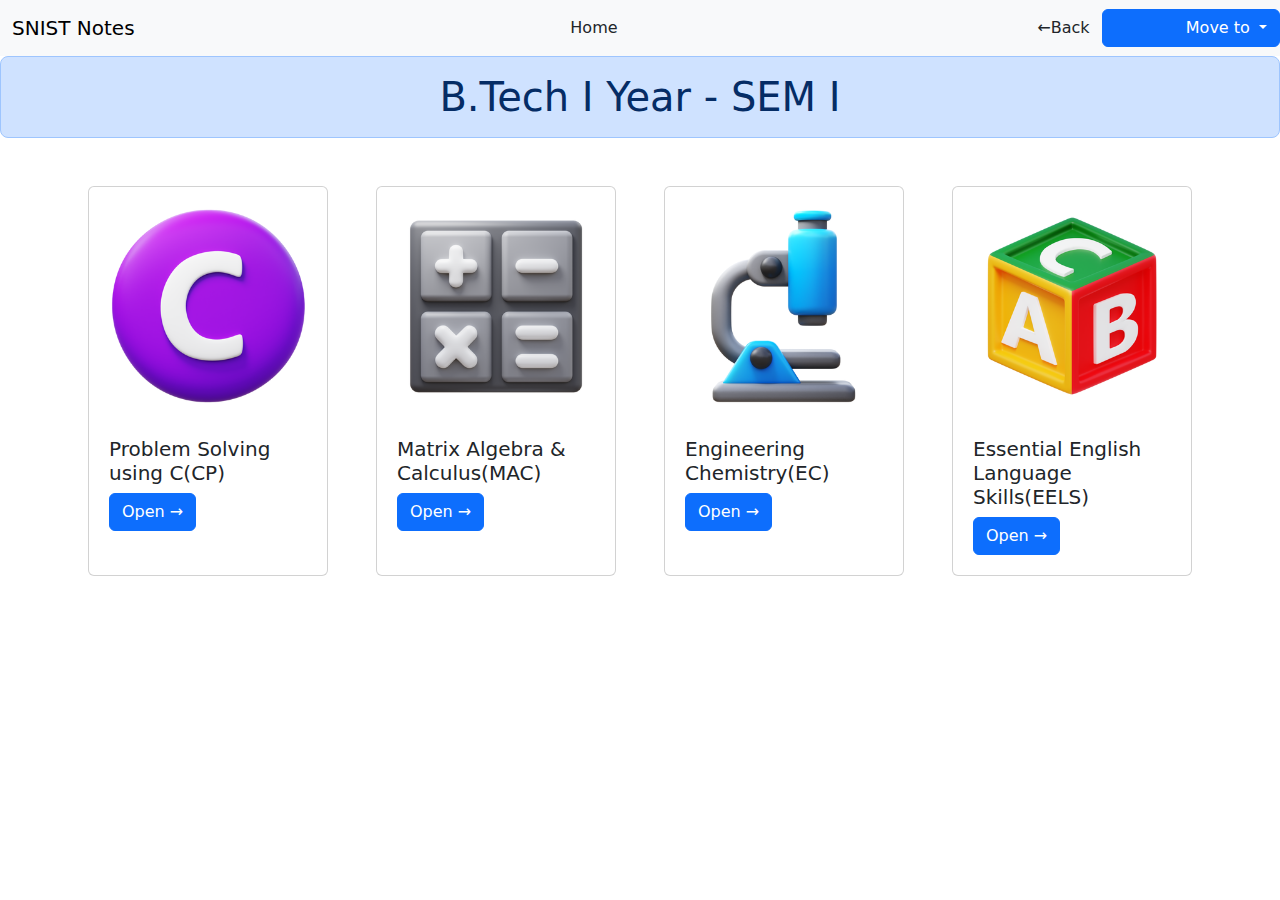
<file: notes_site/requirements/year_1/sem_1_1/one_one.html>
<!DOCTYPE html>
<html lang="en">
<head>
    <meta charset="UTF-8">
    <meta name="viewport" content="width=device-width, initial-scale=1.0">
    <title>Welcome - Notes</title>
</head>
<link href="https://cdn.jsdelivr.net/npm/bootstrap@5.3.3/dist/css/bootstrap.min.css" rel="stylesheet" integrity="sha384-QWTKZyjpPEjISv5WaRU9OFeRpok6YctnYmDr5pNlyT2bRjXh0JMhjY6hW+ALEwIH" crossorigin="anonymous">
<body>



    <!-- navbar -->
    <nav class="navbar navbar-expand-lg bg-body-tertiary">
        <div class="container-fluid">
          <a class="navbar-brand" href="#">SNIST Notes</a>
          <a class="nav-link active" aria-current="page" href="../../../index.html">Home</a>
          <a class="nav-link active" aria-current="page" href="../one.html">&#8592;Back</a>
        </div>


        <div class="dropdown">
          <button class="btn btn-primary dropdown-toggle" type="button" data-bs-toggle="dropdown" aria-expanded="false">
            &nbsp; &nbsp; &nbsp; &nbsp; &nbsp; &nbsp;  &nbsp; Move to
          </button>
          <ul class="dropdown-menu">
            <li><a class="dropdown-item" href="../../../requirements/year_1/sem_1_1/one_one.html">Sem I</a></li>
            <li><a class="dropdown-item" href="../../../requirements/year_1/sem_1_2/one_two.html">Sem II</a></li>
            <li><a class="dropdown-item" href="../../../requirements/year_2/sem_2_1/two_one.html">Sem III</a></li>
            <li><a class="dropdown-item" href="../../../requirements/year_2/sem_2_2/two_two.html">Sem IV</a></li>
          </ul>
        </div>
    </nav>
    
    <h1 class="text-center p-3 text-primary-emphasis bg-primary-subtle border border-primary-subtle rounded-3">B.Tech I Year - SEM I</h1>

    <div class="d-flex flex-wrap mx-4 my-4 justify-content-center">

        <div class="card mx-4 my-4 p-1" style="width: 15rem;">
            <img src="../../../requirements/images/c.png" class="card-img-top" alt="...">
            <div class="card-body">
              <h5 class="card-title">Problem Solving using C(CP)</h5>
              <!-- <p class="card-text">Some quick example text to build on the card title and make up the bulk of the card's content.</p> -->
              <a href="https://drive.google.com/drive/folders/1yh3EGFeUXpFhQxhbfDqfOnHXhf4OiCbE?usp=drive_link" target="_blank"   class="btn btn-primary">Open &#8594</a>
            </div>
        </div>

        <div class="card mx-4 my-4 p-1" style="width: 15rem;">
            <img src="../../../requirements/images/math.png" class="card-img-top" alt="...">
            <div class="card-body">
              <h5 class="card-title">Matrix Algebra & Calculus(MAC)</h5>
              <!-- <p class="card-text">Some quick example text to build on the card title and make up the bulk of the card's content.</p> -->
              <a href="https://drive.google.com/drive/folders/1y-PjhBE35ZxeITOA524uC1ZsYgGYvUAG?usp=drive_link" target="_blank"   class="btn btn-primary">Open &#8594</a>
            </div>
        </div>

        <div class="card mx-4 my-4 p-1" style="width: 15rem;">
            <img src="../../../requirements/images/chem.png" class="card-img-top" alt="...">
            <div class="card-body">
              <h5 class="card-title">Engineering Chemistry(EC)</h5>
              <!-- <p class="card-text">Some quick example text to build on the card title and make up the bulk of the card's content.</p> -->
              <a href="https://drive.google.com/drive/folders/1xkdE09g_qk-seBnyi1svC4dh8JW4QNkZ?usp=drive_link"  target="_blank"  class="btn btn-primary">Open &#8594</a>
            </div>
        </div>

        <div class="card mx-4 my-4 p-1" style="width: 15rem;">
            <img src="../../../requirements/images/eng.png" class="card-img-top" alt="...">
            <div class="card-body">
              <h5 class="card-title">Essential English Language Skills(EELS)</h5>
              <!-- <p class="card-text">Some quick example text to build on the card title and make up the bulk of the card's content.</p> -->
              <a href="https://drive.google.com/drive/folders/1zWri6S8Std_HNiiuc-2imYrAf8V0VPW3?usp=drive_link"  target="_blank"  class="btn btn-primary">Open &#8594</a>
            </div>
        </div>

    </div>
</body>
<script src="https://cdn.jsdelivr.net/npm/bootstrap@5.3.3/dist/js/bootstrap.bundle.min.js" integrity="sha384-YvpcrYf0tY3lHB60NNkmXc5s9fDVZLESaAA55NDzOxhy9GkcIdslK1eN7N6jIeHz" crossorigin="anonymous"></script>
</html>
</file>
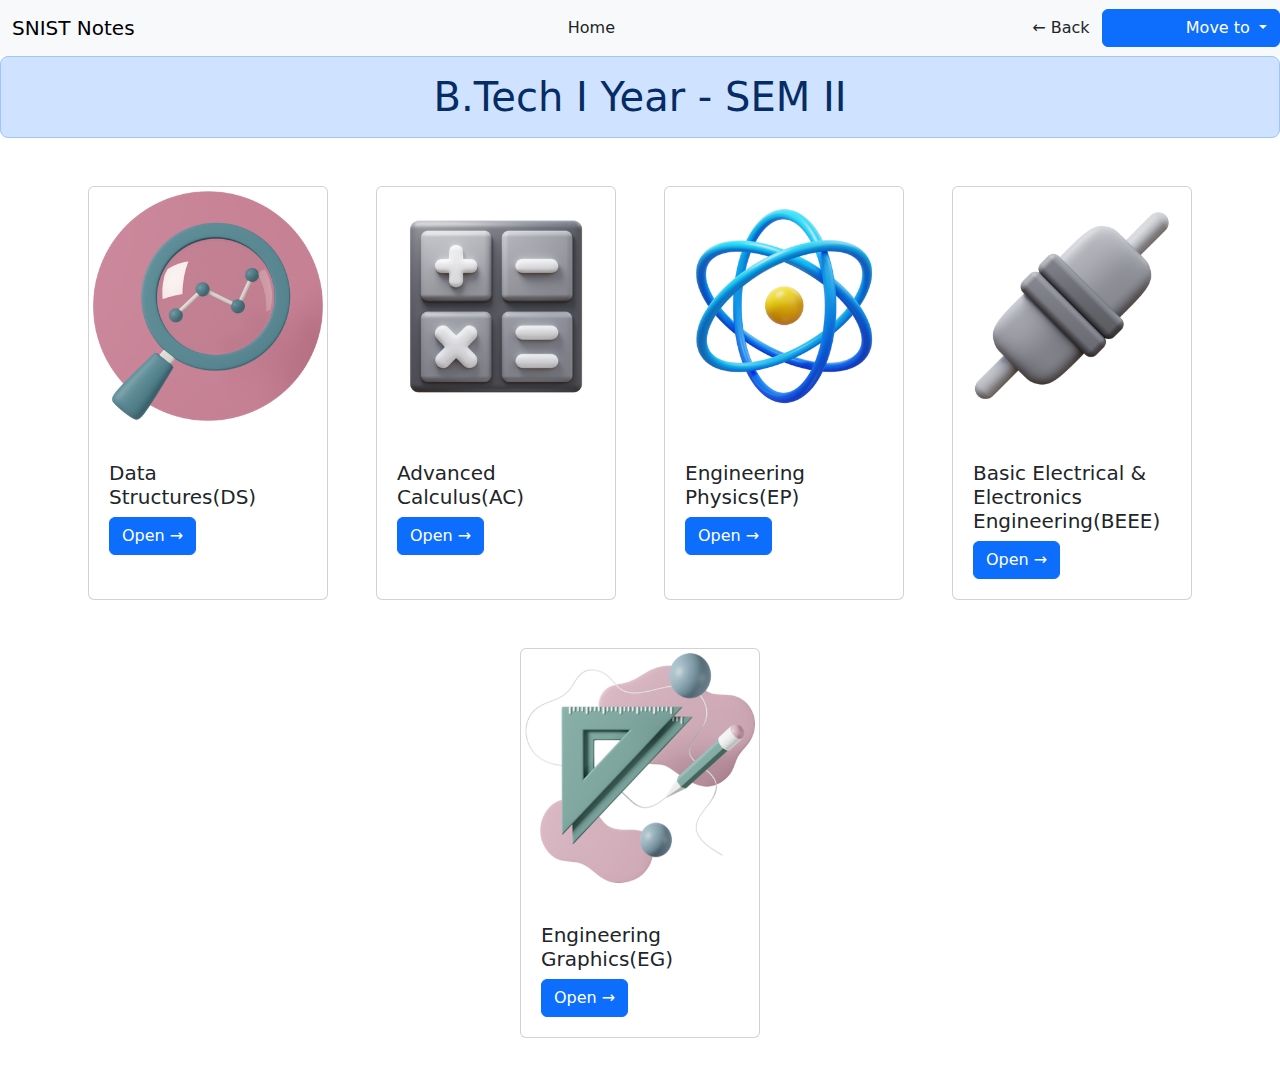
<file: notes_site/requirements/year_1/sem_1_2/one_two.html>
<!DOCTYPE html>
<html lang="en">
<head>
    <meta charset="UTF-8">
    <meta name="viewport" content="width=device-width, initial-scale=1.0">
    <title>Welcome - Notes</title>
</head>
<link href="https://cdn.jsdelivr.net/npm/bootstrap@5.3.3/dist/css/bootstrap.min.css" rel="stylesheet" integrity="sha384-QWTKZyjpPEjISv5WaRU9OFeRpok6YctnYmDr5pNlyT2bRjXh0JMhjY6hW+ALEwIH" crossorigin="anonymous">
<body>



    <!-- navbar -->
    <nav class="navbar navbar-expand-lg bg-body-tertiary">
        <div class="container-fluid">
          <a class="navbar-brand" href="#">SNIST Notes</a>
          <a class="nav-link active" aria-current="page" href="../../../index.html">Home</a>
          <a class="nav-link active" aria-current="page" href="../one.html">&#8592; Back</a>
        </div>



        <div class="dropdown">
          <button class="btn btn-primary dropdown-toggle" type="button" data-bs-toggle="dropdown" aria-expanded="false">
            &nbsp; &nbsp; &nbsp; &nbsp; &nbsp; &nbsp;  &nbsp; Move to
          </button>
          <ul class="dropdown-menu">
            <li><a class="dropdown-item" href="../../../requirements/year_1/sem_1_1/one_one.html">Sem I</a></li>
            <li><a class="dropdown-item" href="../../../requirements/year_1/sem_1_2/one_two.html">Sem II</a></li>
            <li><a class="dropdown-item" href="../../../requirements/year_2/sem_2_1/two_one.html">Sem III</a></li>
            <li><a class="dropdown-item" href="../../../requirements/year_2/sem_2_2/two_two.html">Sem IV</a></li>
          </ul>
        </div>
    </nav>
    <h1 class="text-center p-3 text-primary-emphasis bg-primary-subtle border border-primary-subtle rounded-3">B.Tech I Year - SEM II</h1>

    <div class="d-flex flex-wrap mx-4 my-4 justify-content-center">

        <div class="card mx-4 my-4 p-1" style="width: 15rem;">
            <img src="../../../requirements/images/data_struc.png" class="card-img-top object-fit-contain" alt="...">
            <div class="card-body mt-4">
              <h5 class="card-title">Data Structures(DS)</h5>
              <!-- <p class="card-text">Some quick example text to build on the card title and make up the bulk of the card's content.</p> -->
              <a href="https://drive.google.com/drive/folders/1wTZAdQAX3MfgHFuaTuAtntEqxdIu2JNe?usp=drive_link" target="_blank" class="btn btn-primary">Open &#8594</a>
            </div>
        </div>

        <div class="card mx-4 my-4 p-1" style="width: 15rem;">
            <img src="../../../requirements/images/math.png" class="card-img-top object-fit-contain" alt="...">
            <div class="card-body mt-4">
              <h5 class="card-title">Advanced Calculus(AC)</h5>
              <!-- <p class="card-text">Some quick example text to build on the card title and make up the bulk of the card's content.</p> -->
              <a href="https://drive.google.com/drive/folders/16SCp4F4nkPnWRBIVL22No-GJERZ8uJj4?usp=drive_link" target="_blank" class="btn btn-primary">Open &#8594</a>
            </div>
        </div>

        <div class="card mx-4 my-4 p-1" style="width: 15rem;">
            <img src="../../../requirements/images/phy.png" class="card-img-top object-fit-contain" alt="...">
            <div class="card-body mt-4">
              <h5 class="card-title">Engineering Physics(EP)</h5>
              <!-- <p class="card-text">Some quick example text to build on the card title and make up the bulk of the card's content.</p> -->
              <a href="https://drive.google.com/drive/folders/1uiWEPADlyTEljzaf158xJGFdG78U9FUn?usp=drive_link" target="_blank" class="btn btn-primary">Open &#8594</a>
            </div>
        </div>

        <div class="card mx-4 my-4 p-1" style="width: 15rem;">
            <img src="../../../requirements/images/elec.png" class="card-img-top object-fit-contain" alt="...">
            <div class="card-body mt-4">
              <h5 class="card-title">Basic Electrical & Electronics Engineering(BEEE)</h5>
              <!-- <p class="card-text">Some quick example text to build on the card title and make up the bulk of the card's content.</p> -->
              <a href="https://drive.google.com/drive/folders/1vkvzMtFPM4mNKYzERbCHp02b12rygWa2?usp=drive_link" target="_blank" class="btn btn-primary">Open &#8594</a>
            </div>
        </div>

        <div class="card mx-4 my-4 p-1" style="width: 15rem;">
            <img src="../../../requirements/images/draw.png" class="card-img-top object-fit-contain" alt="...">
            <div class="card-body mt-4">
              <h5 class="card-title">Engineering Graphics(EG)</h5>
              <!-- <p class="card-text">Some quick example text to build on the card title and make up the bulk of the card's content.</p> -->
              <a href="https://drive.google.com/drive/folders/1VOqUsfVYpbvg3bDjP4FaiW-DvkKyVWHH?usp=drive_link" target="_blank" class="btn btn-primary">Open &#8594</a>
            </div>
        </div>

    </div>
</body>
<script src="https://cdn.jsdelivr.net/npm/bootstrap@5.3.3/dist/js/bootstrap.bundle.min.js" integrity="sha384-YvpcrYf0tY3lHB60NNkmXc5s9fDVZLESaAA55NDzOxhy9GkcIdslK1eN7N6jIeHz" crossorigin="anonymous"></script>
</html>
</file>
